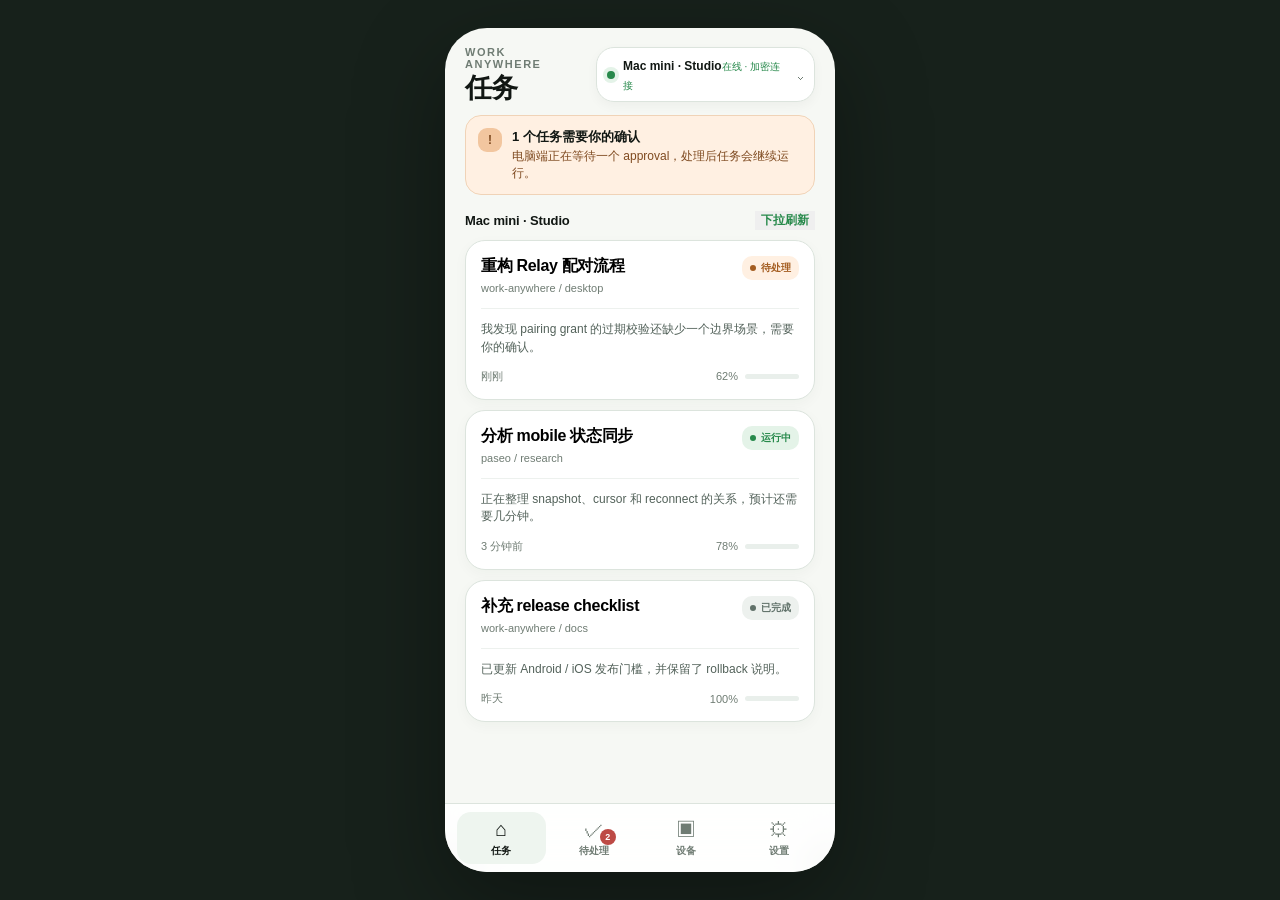
<file: designs/work-anywhere-mobile/index.html>
<!doctype html>
<html lang="zh-CN">
  <head>
    <meta charset="UTF-8" />
    <meta name="viewport" content="width=device-width, initial-scale=1, viewport-fit=cover" />
    <meta name="apple-mobile-web-app-capable" content="yes" />
    <meta name="mobile-web-app-capable" content="yes" />
    <meta name="apple-mobile-web-app-status-bar-style" content="black-translucent" />
    <meta name="apple-mobile-web-app-title" content="Work Anywhere" />
    <link rel="apple-touch-icon" href="icon.png" />
    <link rel="icon" href="icon.png" />
    <title>Work Anywhere · Mobile concept</title>
    <style>
      :root {
        --ink: #111713;
        --muted: #6f7c73;
        --line: #dce4dd;
        --paper: #f6f8f4;
        --card: #ffffff;
        --green: #27894b;
        --green-soft: #e4f3e8;
        --orange: #c56e2b;
        --orange-soft: #fff0e2;
        --red: #bd4a45;
        --navy: #23332c;
        --shadow: 0 16px 40px rgba(25, 47, 34, 0.12);
        font-family: -apple-system, BlinkMacSystemFont, "SF Pro Text", "PingFang SC", "Noto Sans SC", sans-serif;
      }
      * { box-sizing: border-box; }
      html, body { margin: 0; height: 100%; overscroll-behavior: none; background: #17211b; }
      body { display: grid; place-items: center; color: var(--ink); }
      button, input { font: inherit; }
      button { border: 0; cursor: pointer; }
      #app { width: 100vw; height: 100vh; padding-top: env(safe-area-inset-top); padding-bottom: env(safe-area-inset-bottom); background: var(--paper); overflow: hidden; }
      @media (min-width: 700px) {
        #app { width: 390px; height: 844px; border-radius: 42px; box-shadow: 0 30px 90px rgba(0,0,0,.35); }
      }
      .shell { height: 100%; display: flex; flex-direction: column; }
      .topbar { padding: 18px 20px 12px; display: flex; align-items: center; justify-content: space-between; gap: 12px; }
      .eyebrow { font-size: 11px; letter-spacing: .14em; text-transform: uppercase; color: var(--muted); font-weight: 700; }
      .title { margin: 4px 0 0; font-size: 27px; line-height: 1.08; letter-spacing: -.04em; font-weight: 760; }
      .device-button { display: flex; align-items: center; gap: 8px; background: var(--card); border: 1px solid var(--line); border-radius: 18px; padding: 8px 10px; color: var(--ink); box-shadow: 0 4px 12px rgba(17,23,19,.04); }
      .device-dot { width: 8px; height: 8px; border-radius: 50%; background: var(--green); box-shadow: 0 0 0 4px var(--green-soft); }
      .device-copy { text-align: left; line-height: 1.15; }
      .device-name { font-size: 12px; font-weight: 740; }
      .device-state { margin-top: 2px; font-size: 10px; color: var(--green); }
      .chevron { color: var(--muted); font-size: 16px; margin-left: 2px; }
      .content { flex: 1; overflow: auto; padding: 0 20px 22px; scrollbar-width: none; }
      .content::-webkit-scrollbar { display: none; }
      .section-row { margin: 16px 0 10px; display: flex; align-items: center; justify-content: space-between; }
      .section-label { font-size: 13px; font-weight: 750; letter-spacing: -.01em; }
      .section-action { font-size: 12px; color: var(--green); font-weight: 680; }
      .banner { display: flex; gap: 10px; align-items: flex-start; padding: 12px; background: var(--orange-soft); border: 1px solid #f0d3b7; border-radius: 16px; color: #7f4a20; font-size: 12px; line-height: 1.4; }
      .banner strong { display: block; color: var(--ink); font-size: 13px; margin-bottom: 2px; }
      .banner-icon { width: 24px; height: 24px; border-radius: 9px; background: #f2c69f; color: #7f4a20; display: grid; place-items: center; font-weight: 800; flex: 0 0 auto; }
      .task-card { width: 100%; text-align: left; background: var(--card); border: 1px solid var(--line); border-radius: 20px; padding: 15px; margin-bottom: 10px; box-shadow: 0 4px 14px rgba(25,47,34,.035); transition: transform .18s ease, box-shadow .18s ease; }
      .task-card:active { transform: scale(.985); box-shadow: var(--shadow); }
      .task-head { display: flex; justify-content: space-between; gap: 12px; align-items: flex-start; }
      .task-title { font-size: 16px; font-weight: 760; line-height: 1.2; letter-spacing: -.02em; }
      .task-meta { color: var(--muted); font-size: 11px; margin-top: 7px; }
      .status { white-space: nowrap; display: inline-flex; align-items: center; gap: 5px; padding: 5px 8px; border-radius: 10px; font-size: 10px; font-weight: 750; }
      .status.running { color: var(--green); background: var(--green-soft); }
      .status.waiting { color: #a45d20; background: var(--orange-soft); }
      .status.done { color: #61726a; background: #edf1ee; }
      .status-fleck { width: 6px; height: 6px; border-radius: 50%; background: currentColor; }
      .task-preview { margin-top: 14px; padding-top: 12px; border-top: 1px solid #edf1ee; font-size: 12px; color: #53625a; line-height: 1.45; display: -webkit-box; -webkit-line-clamp: 2; -webkit-box-orient: vertical; overflow: hidden; }
      .task-footer { display: flex; align-items: center; justify-content: space-between; margin-top: 13px; color: var(--muted); font-size: 11px; }
      .progress { display: flex; align-items: center; gap: 7px; }
      .progress-bar { width: 54px; height: 5px; border-radius: 99px; background: #e9efeb; overflow: hidden; }
      .progress-fill { height: 100%; background: var(--green); border-radius: inherit; }
      .nav { border-top: 1px solid var(--line); background: rgba(255,255,255,.9); backdrop-filter: blur(18px); padding: 8px 12px calc(8px + env(safe-area-inset-bottom)); display: grid; grid-template-columns: repeat(4,1fr); gap: 4px; }
      .nav-item { min-height: 52px; color: var(--muted); background: transparent; display: flex; flex-direction: column; align-items: center; justify-content: center; gap: 4px; border-radius: 14px; font-size: 10px; font-weight: 680; }
      .nav-item.active { color: var(--ink); background: #eef5ef; }
      .nav-symbol { font-size: 20px; line-height: 1; font-weight: 500; }
      .badge { min-width: 16px; height: 16px; padding: 0 4px; border-radius: 9px; color: white; background: var(--red); font-size: 9px; display: grid; place-items: center; position: absolute; margin: -10px 0 0 16px; }
      .nav-icon-wrap { position: relative; height: 21px; }
      .view { animation: in .22s ease both; }
      @keyframes in { from { opacity: 0; transform: translateY(5px); } to { opacity: 1; transform: translateY(0); } }
      .detail-top { display: flex; align-items: center; gap: 10px; padding: 18px 20px 8px; }
      .back { width: 34px; height: 34px; border-radius: 12px; background: var(--card); border: 1px solid var(--line); color: var(--ink); font-size: 20px; line-height: 1; }
      .detail-top .title { font-size: 20px; margin: 0; flex: 1; }
      .live-pill { color: var(--green); font-size: 11px; font-weight: 760; display: flex; align-items: center; gap: 6px; }
      .live-pill i { width: 7px; height: 7px; background: var(--green); border-radius: 50%; display: block; }
      .timeline { padding: 16px 20px 120px; overflow: auto; flex: 1; }
      .date-rule { display: flex; align-items: center; gap: 9px; color: var(--muted); font-size: 10px; font-weight: 700; letter-spacing: .08em; text-transform: uppercase; margin: 4px 0 17px; }
      .date-rule:before, .date-rule:after { content: ''; height: 1px; background: var(--line); flex: 1; }
      .bubble { max-width: 88%; padding: 12px 14px; border-radius: 17px; margin-bottom: 12px; font-size: 13px; line-height: 1.55; }
      .bubble.user { margin-left: auto; background: var(--navy); color: white; border-bottom-right-radius: 5px; }
      .bubble.agent { background: var(--card); border: 1px solid var(--line); border-bottom-left-radius: 5px; }
      .bubble-label { font-size: 10px; color: var(--muted); margin-bottom: 5px; font-weight: 740; }
      .bubble.user .bubble-label { color: #b9d6c3; }
      .code-line { font-family: ui-monospace, SFMono-Regular, Menlo, monospace; font-size: 11px; color: #456150; background: #f0f5f1; padding: 8px 9px; border-radius: 9px; margin-top: 9px; }
      .approval { padding: 14px; background: var(--orange-soft); border: 1px solid #efcfaf; border-radius: 18px; margin: 4px 0 14px; }
      .approval-top { display: flex; align-items: center; gap: 8px; color: #9b5d26; font-size: 11px; font-weight: 760; }
      .approval-title { font-size: 15px; font-weight: 760; margin-top: 10px; }
      .approval-copy { color: #6e5a48; font-size: 12px; line-height: 1.45; margin-top: 5px; }
      .approval-actions { display: grid; grid-template-columns: 1fr 1fr; gap: 8px; margin-top: 13px; }
      .btn { min-height: 42px; border-radius: 12px; font-size: 12px; font-weight: 760; }
      .btn.secondary { background: white; color: var(--red); border: 1px solid #ebc4bd; }
      .btn.primary { background: var(--green); color: white; }
      .composer { position: absolute; left: 0; right: 0; bottom: 0; padding: 10px 16px calc(12px + env(safe-area-inset-bottom)); background: linear-gradient(transparent, var(--paper) 18%); }
      .composer-inner { background: var(--card); border: 1px solid var(--line); border-radius: 18px; padding: 7px 8px 7px 13px; display: flex; align-items: center; gap: 8px; box-shadow: 0 8px 24px rgba(25,47,34,.09); }
      .composer input { min-width: 0; flex: 1; border: 0; outline: 0; color: var(--ink); background: transparent; font-size: 13px; }
      .composer input::placeholder { color: #9aa79f; }
      .send { width: 34px; height: 34px; border-radius: 12px; background: var(--green); color: white; font-size: 18px; }
      .icon-btn { width: 30px; height: 30px; border-radius: 10px; color: var(--muted); background: transparent; font-size: 18px; }
      .list-row { display: flex; align-items: center; gap: 12px; padding: 14px 0; border-bottom: 1px solid var(--line); }
      .list-row:last-child { border-bottom: 0; }
      .row-icon { width: 40px; height: 40px; border-radius: 14px; background: var(--green-soft); color: var(--green); display: grid; place-items: center; font-size: 19px; font-weight: 760; flex: 0 0 auto; }
      .row-copy { flex: 1; min-width: 0; }
      .row-title { font-size: 14px; font-weight: 740; }
      .row-sub { font-size: 11px; color: var(--muted); margin-top: 4px; }
      .row-arrow { color: #a1ada5; font-size: 19px; }
      .scope-chip { display: inline-flex; margin-top: 7px; padding: 4px 7px; border-radius: 7px; background: #eef5ef; color: var(--green); font-size: 10px; font-weight: 720; }
      .device-card { background: var(--card); border: 1px solid var(--line); border-radius: 20px; padding: 16px; }
      .device-card-head { display:flex; align-items:center; gap: 12px; }
      .device-mark { width: 46px; height: 46px; background: var(--navy); color: #d7f2df; display: grid; place-items: center; border-radius: 15px; font-weight: 820; letter-spacing: -.08em; }
      .device-card-name { font-size: 16px; font-weight: 780; }
      .device-card-sub { color: var(--muted); font-size: 11px; margin-top: 4px; }
      .device-card .scope-chip { margin-left: auto; margin-top: 0; }
      .metric-grid { display: grid; grid-template-columns: repeat(3, 1fr); gap: 7px; margin-top: 16px; }
      .metric { background: #f1f5f2; border-radius: 12px; padding: 9px; }
      .metric-value { font-size: 16px; font-weight: 780; }
      .metric-label { font-size: 10px; color: var(--muted); margin-top: 3px; }
      .setting-group { margin-top: 18px; }
      .setting-title { font-size: 11px; letter-spacing: .1em; text-transform: uppercase; color: var(--muted); font-weight: 760; margin-bottom: 8px; }
      .toggle { width: 42px; height: 25px; border-radius: 99px; background: #c9d2cc; padding: 3px; transition: background .2s; }
      .toggle.on { background: var(--green); }
      .toggle:after { content: ''; display:block; width:19px; height:19px; border-radius:50%; background:white; box-shadow: 0 1px 4px rgba(0,0,0,.18); transition: transform .2s; }
      .toggle.on:after { transform: translateX(17px); }
      .toast { position: fixed; left: 50%; bottom: 100px; transform: translate(-50%, 12px); opacity: 0; pointer-events: none; background: var(--navy); color: white; border-radius: 12px; padding: 10px 13px; font-size: 12px; box-shadow: var(--shadow); transition: .2s; white-space: nowrap; }
      .toast.show { opacity: 1; transform: translate(-50%, 0); }
      .device-menu { position: absolute; z-index: 5; top: 68px; right: 20px; width: 205px; background: white; border: 1px solid var(--line); border-radius: 16px; box-shadow: var(--shadow); padding: 7px; }
      .device-menu button { width: 100%; background: transparent; text-align: left; padding: 10px; border-radius: 10px; font-size: 12px; display:flex; align-items:center; gap:8px; }
      .device-menu button:hover { background: #f0f5f1; }
      .hidden { display:none; }
    </style>
  </head>
  <body>
    <div id="app"></div>
    <script>
      const state = { tab: 'tasks', detail: false, deviceMenu: false, selectedDevice: 'Mac mini · Studio', toast: '', approved: false, sent: false, notifications: true };
      const devices = ['Mac mini · Studio', 'Windows PC · Home'];
      const tasks = [
        { title: '重构 Relay 配对流程', meta: 'work-anywhere / desktop', status: 'waiting', statusText: '待处理', preview: '我发现 pairing grant 的过期校验还缺少一个边界场景，需要你的确认。', time: '刚刚', progress: 62 },
        { title: '分析 mobile 状态同步', meta: 'paseo / research', status: 'running', statusText: '运行中', preview: '正在整理 snapshot、cursor 和 reconnect 的关系，预计还需要几分钟。', time: '3 分钟前', progress: 78 },
        { title: '补充 release checklist', meta: 'work-anywhere / docs', status: 'done', statusText: '已完成', preview: '已更新 Android / iOS 发布门槛，并保留了 rollback 说明。', time: '昨天', progress: 100 }
      ];
      const $ = (s) => document.querySelector(s);
      function iconFor(tab) { return { tasks: '⌂', actions: '✓', devices: '▣', settings: '⚙' }[tab]; }
      function nav() {
        return `<nav class="nav">${[['tasks','任务',''],['actions','待处理','2'],['devices','设备',''],['settings','设置','']].map(([id,label,badge]) => `<button class="nav-item ${state.tab===id?'active':''}" data-tab="${id}"><span class="nav-icon-wrap"><span class="nav-symbol">${iconFor(id)}</span>${badge?`<span class="badge">${badge}</span>`:''}</span><span>${label}</span></button>`).join('')}</nav>`;
      }
      function topbar() {
        return `<header class="topbar"><div><div class="eyebrow">WORK ANYWHERE</div><h1 class="title">${state.tab==='tasks'?'任务':state.tab==='actions'?'待处理':state.tab==='devices'?'设备':'设置'}</h1></div><button class="device-button" id="device-trigger"><span class="device-dot"></span><span class="device-copy"><span class="device-name">${state.selectedDevice}</span><span class="device-state">在线 · 加密连接</span></span><span class="chevron">⌄</span></button>${state.deviceMenu?`<div class="device-menu">${devices.map(d=>`<button data-device="${d}"><span class="device-dot"></span>${d}</button>`).join('')}</div>`:''}</header>`;
      }
      function tasksView() {
        return `<div class="view"><div class="banner"><span class="banner-icon">!</span><div><strong>1 个任务需要你的确认</strong>电脑端正在等待一个 approval，处理后任务会继续运行。</div></div><div class="section-row"><span class="section-label">${state.selectedDevice}</span><button class="section-action" data-toast="已刷新任务状态">下拉刷新</button></div>${tasks.map((t,i)=>`<button class="task-card" data-task="${i}"><div class="task-head"><div><div class="task-title">${t.title}</div><div class="task-meta">${t.meta}</div></div><span class="status ${t.status}"><i class="status-fleck"></i>${t.statusText}</span></div><div class="task-preview">${t.preview}</div><div class="task-footer"><span>${t.time}</span><span class="progress"><span>${t.progress}%</span><span class="progress-bar"><span class="progress-fill" style="width:${t.progress}%"></span></span></span></div></button>`).join('')}</div>`;
      }
      function actionsView() {
        return `<div class="view"><div class="section-row"><span class="section-label">需要你的操作</span><span class="section-action">2 项</span></div><div class="task-card"><div class="task-head"><div><div class="task-title">重构 Relay 配对流程</div><div class="task-meta">Mac mini · Studio · work-anywhere</div></div><span class="status waiting"><i class="status-fleck"></i>approval</span></div><div class="task-preview">允许 Agent 修改 pairing runtime 的 grant 校验，并运行测试？</div><div class="task-footer"><span>等待 2 分钟</span><button class="section-action" data-open-detail="true">查看详情 →</button></div></div><div class="list-row"><div class="row-icon">?</div><div class="row-copy"><div class="row-title">需要补充一个选择</div><div class="row-sub">分析 mobile 状态同步 · 1 分钟前</div></div><div class="row-arrow">›</div></div><div class="section-row"><span class="section-label">处理规则</span></div><div class="banner" style="background:#eef5ef;border-color:#d2e6d6;color:#4d6d59"><span class="banner-icon" style="background:#d1e9d6;color:#27894b">i</span><div><strong>只在当前设备确认</strong>审批结果会即时同步到电脑，不会在离线时排队发送。</div></div></div>`;
      }
      function devicesView() {
        return `<div class="view"><div class="device-card"><div class="device-card-head"><div class="device-mark">WAW</div><div><div class="device-card-name">${state.selectedDevice}</div><div class="device-card-sub">最后连接：刚刚 · Relay Singapore</div></div><span class="scope-chip">已授权</span></div><div class="metric-grid"><div class="metric"><div class="metric-value">在线</div><div class="metric-label">连接状态</div></div><div class="metric"><div class="metric-value">4</div><div class="metric-label">授权范围</div></div><div class="metric"><div class="metric-value">24 ms</div><div class="metric-label">往返延迟</div></div></div></div><div class="section-row"><span class="section-label">设备管理</span></div><div class="list-row"><div class="row-icon">+</div><div class="row-copy"><div class="row-title">连接另一台电脑</div><div class="row-sub">扫描二维码或粘贴配对链接</div></div><div class="row-arrow">›</div></div><div class="list-row"><div class="row-icon" style="background:#f1f5f2;color:#64756b">⌁</div><div class="row-copy"><div class="row-title">授权范围</div><div class="row-sub">读取任务 · 继续会话 · 处理待办</div></div><div class="row-arrow">›</div></div><div class="list-row"><div class="row-icon" style="background:#fff0e2;color:#a45d20">×</div><div class="row-copy"><div class="row-title">解除此设备</div><div class="row-sub">需要系统认证，解除后需重新配对</div></div><div class="row-arrow">›</div></div></div>`;
      }
      function settingsView() {
        return `<div class="view"><div class="setting-group"><div class="setting-title">隐私与安全</div><div class="list-row"><div class="row-icon" style="background:#eef5ef;color:#27894b">⌁</div><div class="row-copy"><div class="row-title">应用锁</div><div class="row-sub">离开应用 1 分钟后需要 Face ID / PIN</div></div><button class="toggle on"></button></div><div class="list-row"><div class="row-icon" style="background:#f1f5f2;color:#64756b">▧</div><div class="row-copy"><div class="row-title">切后台时遮罩</div><div class="row-sub">防止任务内容出现在系统预览</div></div><button class="toggle on"></button></div></div><div class="setting-group"><div class="setting-title">通知</div><div class="list-row"><div class="row-icon" style="background:#fff0e2;color:#a45d20">◔</div><div class="row-copy"><div class="row-title">任务提醒</div><div class="row-sub">仅显示通用提示，不包含会话正文</div></div><button class="toggle ${state.notifications?'on':''}" id="notify-toggle"></button></div></div><div class="setting-group"><div class="setting-title">关于</div><div class="list-row"><div class="row-icon" style="background:#f1f5f2;color:#64756b">?</div><div class="row-copy"><div class="row-title">连接诊断</div><div class="row-sub">WAW Mobile 0.1 · Relay wire v1</div></div><div class="row-arrow">›</div></div><div class="list-row"><div class="row-icon" style="background:#f1f5f2;color:#64756b">↗</div><div class="row-copy"><div class="row-title">隐私说明</div><div class="row-sub">查看数据如何在设备、Relay 和 Desktop 间流转</div></div><div class="row-arrow">›</div></div></div></div>`;
      }
      function detailView() {
        return `<div class="shell"><div class="detail-top"><button class="back" id="back">‹</button><h1 class="title">重构 Relay 配对流程</h1><span class="live-pill"><i></i>等待确认</span></div><div class="timeline"><div class="date-rule">今天 · 09:42</div><div class="bubble user"><div class="bubble-label">你</div>请检查 pairing grant 的过期校验，重点看移动端断线重连后的行为。</div><div class="bubble agent"><div class="bubble-label">Codex · 运行中</div>我已经找到连接状态机的入口。当前实现会在新的 epoch 建立后重新同步，但旧 callback 仍可能影响 UI。<div class="code-line">mobilecore/pairing_runtime.go:184</div></div>${state.approved?`<div class="bubble agent"><div class="bubble-label">Codex · 运行中</div>收到批准。我会补充 late callback 测试，并在完成后同步结果。</div>`:`<div class="approval"><div class="approval-top">◉ 需要你的确认 · approval</div><div class="approval-title">允许修改 pairing runtime？</div><div class="approval-copy">Agent 将修改 grant 校验，并运行本地单元测试。不会上传会话内容。</div><div class="approval-actions"><button class="btn secondary" id="deny">拒绝</button><button class="btn primary" id="approve">允许本次</button></div></div>`}</div><div class="composer"><div class="composer-inner"><button class="icon-btn">＋</button><input id="message" placeholder="继续告诉 Codex…" value="${state.sent?'已发送，等待电脑确认':''}" ${state.sent?'disabled':''}/><button class="send" id="send">↑</button></div></div></div>`;
      }
      function render() {
        if (state.detail) { $('#app').innerHTML = detailView(); bind(); return; }
        const content = state.tab==='tasks'?tasksView():state.tab==='actions'?actionsView():state.tab==='devices'?devicesView():settingsView();
        $('#app').innerHTML = `<div class="shell">${topbar()}<main class="content">${content}</main>${nav()}</div><div class="toast ${state.toast?'show':''}">${state.toast}</div>`;
        bind();
      }
      function showToast(message) { state.toast = message; render(); setTimeout(()=>{ state.toast=''; render(); }, 1800); }
      function bind() {
        document.querySelectorAll('[data-tab]').forEach(b=>b.onclick=()=>{state.tab=b.dataset.tab; state.deviceMenu=false; render();});
        $('#device-trigger')?.addEventListener('click',()=>{state.deviceMenu=!state.deviceMenu; render();});
        document.querySelectorAll('[data-device]').forEach(b=>b.onclick=()=>{state.selectedDevice=b.dataset.device; state.deviceMenu=false; showToast('已切换到 '+state.selectedDevice);});
        document.querySelectorAll('[data-toast]').forEach(b=>b.onclick=()=>showToast(b.dataset.toast));
        document.querySelectorAll('[data-task]').forEach(b=>b.onclick=()=>{ if (b.dataset.task==='0') state.detail=true; else showToast('已打开任务详情'); render(); });
        $('[data-open-detail]')?.addEventListener('click',()=>{state.detail=true; render();});
        $('#back')?.addEventListener('click',()=>{state.detail=false; render();});
        $('#approve')?.addEventListener('click',()=>{state.approved=true; showToast('已批准本次操作');});
        $('#deny')?.addEventListener('click',()=>showToast('已拒绝，任务保持暂停'));
        $('#send')?.addEventListener('click',()=>{const input=$('#message'); if(input?.value.trim()){state.sent=true; showToast('已提交，等待电脑确认');}});
        $('#notify-toggle')?.addEventListener('click',()=>{state.notifications=!state.notifications; render();});
        document.querySelectorAll('.toggle:not(#notify-toggle)').forEach(b=>b.onclick=()=>b.classList.toggle('on'));
      }
      render();
    </script>
  </body>
</html>
</file>
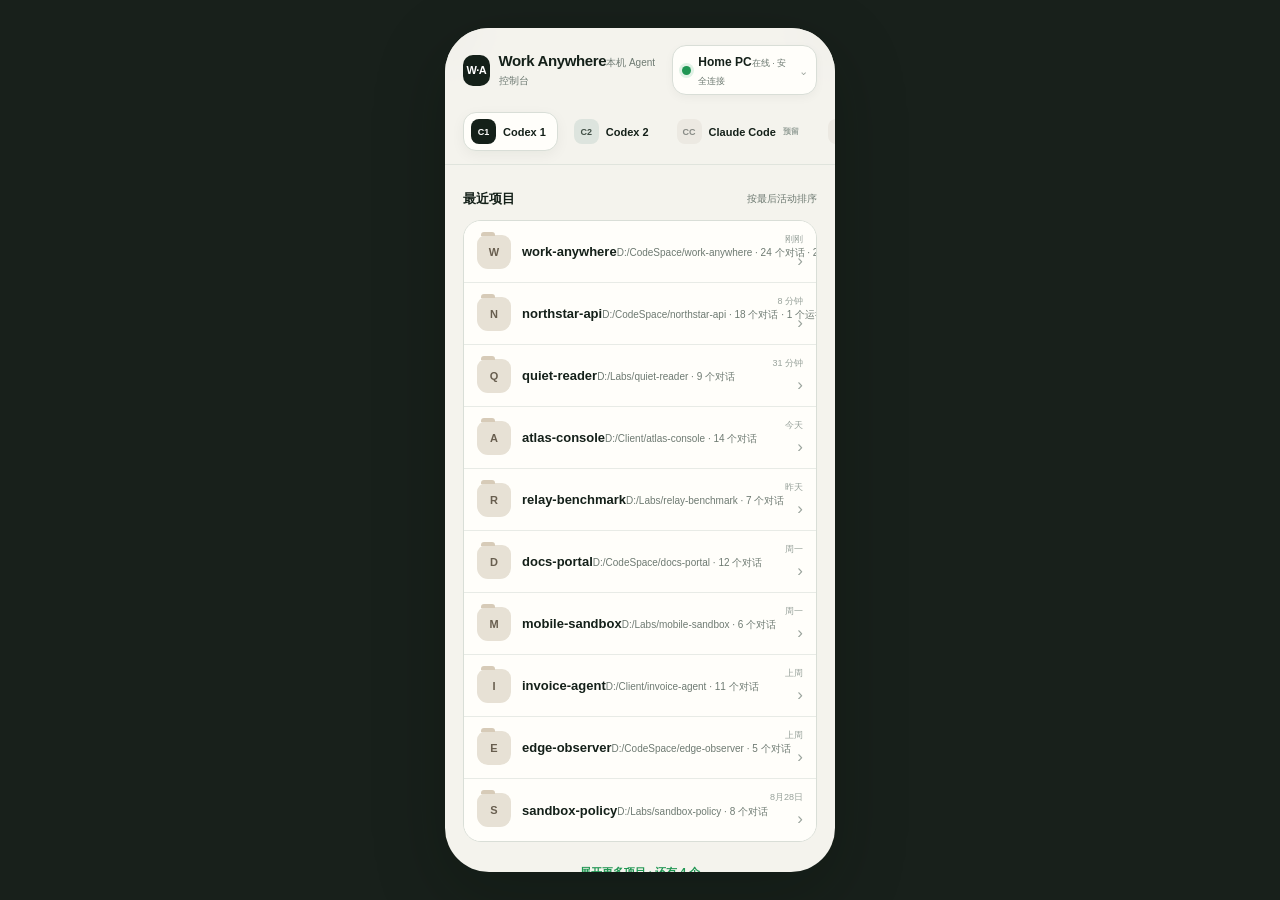
<file: designs/work-anywhere-mobile/index-v2.html>
<!doctype html>
<html lang="zh-CN">
  <head>
    <meta charset="UTF-8">
    <meta name="viewport" content="width=device-width, initial-scale=1, viewport-fit=cover">
    <meta name="apple-mobile-web-app-capable" content="yes">
    <meta name="mobile-web-app-capable" content="yes">
    <meta name="apple-mobile-web-app-status-bar-style" content="black-translucent">
    <meta name="apple-mobile-web-app-title" content="Work Anywhere">
    <link rel="apple-touch-icon" href="icon.png">
    <link rel="icon" href="icon.png">
    <title>Work Anywhere · Mobile prototype v2</title>
    <style>
      :root {
        --canvas: #18201b;
        --paper: #f4f3ed;
        --surface: #fffefa;
        --surface-2: #eceee8;
        --ink: #142019;
        --muted: #6e7a72;
        --faint: #98a29b;
        --line: #d9ded7;
        --green: #209653;
        --green-soft: #e1f2e6;
        --blue: #2864dc;
        --blue-soft: #e7efff;
        --amber: #b96721;
        --amber-soft: #faeadb;
        --red: #b7423e;
        --shadow: 0 22px 70px rgba(3, 15, 8, 0.26);
        --font: -apple-system, BlinkMacSystemFont, "SF Pro Text", "PingFang SC", "Noto Sans SC", sans-serif;
        font-family: var(--font);
      }

      * { box-sizing: border-box; }
      html, body { margin: 0; width: 100%; height: 100%; overscroll-behavior: none; }
      body { display: grid; place-items: center; background: var(--canvas); color: var(--ink); }
      button, input { font: inherit; }
      button { border: 0; cursor: pointer; color: inherit; }
      button:focus-visible, input:focus-visible { outline: 3px solid rgba(40, 100, 220, 0.32); outline-offset: 2px; }
      #app {
        width: 100vw;
        height: 100vh;
        padding-top: env(safe-area-inset-top);
        padding-bottom: env(safe-area-inset-bottom);
        background: var(--paper);
        overflow: hidden;
        position: relative;
      }

      @media (min-width: 700px) {
        #app {
          width: 390px;
          height: 844px;
          border-radius: 44px;
          box-shadow: var(--shadow);
        }
      }

      .app-shell { height: 100%; display: flex; flex-direction: column; overflow: hidden; }
      .screen { height: 100%; display: flex; flex-direction: column; animation: screen-in 220ms cubic-bezier(.2,.8,.2,1) both; }
      @keyframes screen-in { from { opacity: 0; transform: translateY(7px); } to { opacity: 1; transform: translateY(0); } }

      .topbar {
        flex: 0 0 auto;
        min-height: 70px;
        padding: 17px 18px 11px;
        display: flex;
        align-items: center;
        justify-content: space-between;
        gap: 12px;
        background: rgba(244, 243, 237, 0.94);
        backdrop-filter: blur(18px);
        position: relative;
        z-index: 4;
      }
      .brand { display: flex; align-items: center; gap: 9px; min-width: 0; }
      .brand-mark { width: 31px; height: 31px; border-radius: 10px; background: var(--ink); color: white; display: grid; place-items: center; font-size: 11px; font-weight: 850; letter-spacing: -.06em; }
      .brand-copy { min-width: 0; }
      .brand-name { font-size: 15px; font-weight: 790; letter-spacing: -.025em; white-space: nowrap; }
      .brand-sub { margin-top: 2px; color: var(--muted); font-size: 10px; }

      .daemon-trigger {
        min-height: 40px;
        max-width: 178px;
        padding: 6px 9px;
        display: flex;
        align-items: center;
        gap: 7px;
        background: var(--surface);
        border: 1px solid var(--line);
        border-radius: 14px;
        box-shadow: 0 3px 10px rgba(20, 32, 25, .04);
      }
      .daemon-trigger-copy { min-width: 0; text-align: left; }
      .daemon-trigger-name { font-size: 12px; line-height: 1.15; font-weight: 780; white-space: nowrap; overflow: hidden; text-overflow: ellipsis; }
      .daemon-trigger-state { margin-top: 2px; font-size: 9px; color: var(--muted); }
      .chevron { color: var(--muted); font-size: 13px; }

      .status-mark { width: 9px; height: 9px; border-radius: 50%; flex: 0 0 auto; }
      .status-mark.online { background: var(--green); box-shadow: 0 0 0 3px var(--green-soft); }
      .status-mark.offline { background: #a7aea9; box-shadow: 0 0 0 3px #eceeeb; }
      .spinner { width: 15px; height: 15px; border: 2px solid #d5dad6; border-top-color: var(--muted); border-radius: 50%; animation: spin 800ms linear infinite; flex: 0 0 auto; }
      .spinner.run { width: 17px; height: 17px; border-color: #cfdcff; border-top-color: var(--blue); }
      @keyframes spin { to { transform: rotate(360deg); } }

      .agent-rail {
        flex: 0 0 auto;
        padding: 6px 18px 13px;
        display: flex;
        gap: 8px;
        overflow-x: auto;
        scrollbar-width: none;
        border-bottom: 1px solid rgba(217, 222, 215, .7);
      }
      .agent-rail::-webkit-scrollbar { display: none; }
      .agent-chip {
        min-height: 38px;
        padding: 6px 11px 6px 7px;
        display: flex;
        align-items: center;
        gap: 7px;
        background: transparent;
        border: 1px solid transparent;
        border-radius: 13px;
        white-space: nowrap;
        transition: 150ms ease;
      }
      .agent-chip.active { background: var(--surface); border-color: var(--line); box-shadow: 0 4px 14px rgba(20, 32, 25, .05); }
      .agent-chip:active { transform: scale(.97); }
      .agent-monogram { width: 25px; height: 25px; border-radius: 8px; display: grid; place-items: center; font-size: 9px; font-weight: 850; background: #dde4de; color: #425047; }
      .agent-chip.active .agent-monogram { background: var(--ink); color: white; }
      .agent-chip.disabled .agent-monogram { background: #ece9e2; color: #888b86; }
      .agent-label { font-size: 11px; font-weight: 720; }
      .agent-beta { color: var(--faint); font-size: 8px; font-weight: 700; letter-spacing: .06em; }

      .scroll { flex: 1; overflow-y: auto; padding: 0 18px 28px; scrollbar-width: none; overscroll-behavior-y: contain; }
      .scroll::-webkit-scrollbar { display: none; }
      .section { margin-top: 20px; }
      .section-head { min-height: 28px; display: flex; align-items: center; justify-content: space-between; gap: 12px; margin-bottom: 7px; }
      .section-title { font-size: 13px; font-weight: 820; letter-spacing: -.01em; }
      .section-note { font-size: 10px; color: var(--muted); }
      .pending-button { padding: 6px 9px; border-radius: 10px; background: var(--amber-soft); color: var(--amber); font-size: 10px; font-weight: 760; }

      .group { background: var(--surface); border: 1px solid var(--line); border-radius: 18px; overflow: hidden; }
      .row {
        width: 100%;
        min-height: 62px;
        padding: 11px 13px;
        display: flex;
        align-items: center;
        gap: 11px;
        text-align: left;
        background: var(--surface);
        border-bottom: 1px solid #e8ebe6;
        transition: background 140ms ease;
      }
      .row:last-child { border-bottom: 0; }
      .row:active { background: #f3f5f0; }
      .row-symbol { width: 34px; height: 34px; border-radius: 11px; display: grid; place-items: center; flex: 0 0 auto; background: var(--surface-2); color: #566159; font-size: 11px; font-weight: 850; }
      .row-symbol.project { position: relative; border-radius: 9px 9px 11px 11px; background: #e7e1d5; color: #685e4f; }
      .row-symbol.project::before { content: ""; position: absolute; width: 14px; height: 4px; border-radius: 3px 3px 0 0; top: -3px; left: 4px; background: #d7cbb8; }
      .row-main { min-width: 0; flex: 1; }
      .row-title { font-size: 13px; font-weight: 750; line-height: 1.25; overflow: hidden; text-overflow: ellipsis; white-space: nowrap; }
      .row-meta { margin-top: 4px; color: var(--muted); font-size: 10px; line-height: 1.3; overflow: hidden; text-overflow: ellipsis; white-space: nowrap; }
      .row-side { flex: 0 0 auto; min-width: 50px; text-align: right; display: flex; flex-direction: column; align-items: flex-end; gap: 5px; }
      .row-time { color: var(--faint); font-size: 9px; }
      .running-label { color: var(--blue); font-size: 9px; font-weight: 760; }
      .action-label { padding: 3px 6px; border-radius: 7px; color: var(--amber); background: var(--amber-soft); font-size: 8px; font-weight: 780; }
      .row-arrow { color: #9ba49d; font-size: 17px; }

      .expand-button { width: 100%; min-height: 44px; margin-top: 8px; border-radius: 13px; background: transparent; color: var(--green); font-size: 11px; font-weight: 780; }
      .expand-button:active { background: var(--green-soft); }
      .search-launcher { width: 100%; min-height: 50px; margin-top: 10px; padding: 0 14px; display: flex; align-items: center; gap: 10px; text-align: left; border-radius: 16px; background: var(--ink); color: white; }
      .search-glyph { width: 23px; height: 23px; border: 2px solid rgba(255,255,255,.7); border-radius: 50%; position: relative; flex: 0 0 auto; }
      .search-glyph::after { content: ""; width: 7px; height: 2px; background: rgba(255,255,255,.7); position: absolute; right: -5px; bottom: 1px; transform: rotate(45deg); border-radius: 2px; }
      .search-copy { flex: 1; }
      .search-title { font-size: 12px; font-weight: 740; }
      .search-sub { color: #bfc8c2; font-size: 9px; margin-top: 2px; }

      .offline-panel, .unsupported-panel { margin-top: 20px; padding: 22px 18px; border-radius: 20px; background: var(--surface); border: 1px solid var(--line); }
      .panel-kicker { font-size: 10px; color: var(--muted); font-weight: 800; letter-spacing: .12em; text-transform: uppercase; }
      .panel-title { margin-top: 10px; font-size: 21px; font-weight: 820; letter-spacing: -.035em; }
      .panel-copy { margin-top: 8px; color: var(--muted); font-size: 12px; line-height: 1.65; }
      .primary-button, .secondary-button { min-height: 46px; border-radius: 14px; font-size: 12px; font-weight: 780; }
      .primary-button { background: var(--ink); color: white; }
      .secondary-button { background: var(--surface-2); color: var(--ink); }
      .panel-actions { margin-top: 17px; display: grid; grid-template-columns: 1fr 1fr; gap: 8px; }

      .detail-bar { flex: 0 0 auto; min-height: 66px; padding: 15px 17px 10px; display: flex; align-items: center; gap: 10px; border-bottom: 1px solid var(--line); }
      .back-button { width: 38px; height: 38px; border-radius: 13px; background: var(--surface); border: 1px solid var(--line); font-size: 21px; display: grid; place-items: center; }
      .detail-heading { min-width: 0; flex: 1; }
      .detail-title { font-size: 15px; font-weight: 800; white-space: nowrap; overflow: hidden; text-overflow: ellipsis; }
      .detail-sub { margin-top: 3px; color: var(--muted); font-size: 9px; white-space: nowrap; overflow: hidden; text-overflow: ellipsis; }
      .running-pill { display: flex; align-items: center; gap: 6px; color: var(--blue); font-size: 10px; font-weight: 770; }

      .project-summary { margin: 15px 0 4px; display: grid; grid-template-columns: 1fr auto; gap: 12px; align-items: end; }
      .project-name { font-size: 23px; font-weight: 830; letter-spacing: -.04em; }
      .project-path { margin-top: 5px; font-size: 10px; color: var(--muted); }
      .project-count { font-size: 10px; color: var(--muted); }

      .timeline { flex: 1; overflow-y: auto; padding: 17px 17px 118px; scrollbar-width: none; }
      .timeline::-webkit-scrollbar { display: none; }
      .time-rule { margin: 5px 0 16px; text-align: center; color: var(--faint); font-size: 9px; }
      .bubble { max-width: 89%; margin-bottom: 12px; padding: 11px 13px; border-radius: 17px; font-size: 12px; line-height: 1.62; }
      .bubble.user { margin-left: auto; color: white; background: var(--ink); border-bottom-right-radius: 5px; }
      .bubble.agent { background: var(--surface); border: 1px solid var(--line); border-bottom-left-radius: 5px; }
      .bubble-label { margin-bottom: 5px; color: var(--muted); font-size: 9px; font-weight: 800; }
      .bubble.user .bubble-label { color: #b9c8bf; }
      .tool-block { margin-top: 9px; padding: 9px 10px; border-radius: 10px; background: #eef1ec; color: #48554c; font-family: ui-monospace, SFMono-Regular, Menlo, monospace; font-size: 10px; }
      .approval-card { margin: 2px 0 14px; padding: 13px; border-radius: 17px; background: var(--amber-soft); border: 1px solid #eccfb4; }
      .approval-kicker { color: var(--amber); font-size: 9px; font-weight: 820; letter-spacing: .04em; }
      .approval-title { margin-top: 8px; font-size: 14px; font-weight: 800; }
      .approval-copy { margin-top: 5px; color: #725a45; font-size: 11px; line-height: 1.55; }
      .approval-actions { margin-top: 12px; display: grid; grid-template-columns: 1fr 1.25fr; gap: 8px; }
      .approval-actions button { min-height: 41px; border-radius: 12px; font-size: 11px; font-weight: 800; }
      .deny { color: var(--red); background: rgba(255,255,255,.7); border: 1px solid #e9c7c1; }
      .approve { color: white; background: var(--ink); }

      .composer { position: absolute; left: 0; right: 0; bottom: 0; padding: 10px 14px calc(11px + env(safe-area-inset-bottom)); background: linear-gradient(transparent, var(--paper) 22%); }
      .composer-inner { min-height: 51px; padding: 7px 8px 7px 9px; display: flex; align-items: center; gap: 7px; background: var(--surface); border: 1px solid var(--line); border-radius: 17px; box-shadow: 0 8px 28px rgba(20,32,25,.11); }
      .composer input { flex: 1; min-width: 0; border: 0; outline: 0; background: transparent; color: var(--ink); font-size: 12px; }
      .attach-button, .send-button { width: 36px; height: 36px; border-radius: 12px; display: grid; place-items: center; font-size: 18px; }
      .attach-button { background: transparent; color: var(--muted); }
      .send-button { background: var(--green); color: white; }

      .sheet-backdrop { position: absolute; inset: 0; z-index: 20; background: rgba(10,17,13,.34); animation: fade 160ms ease both; }
      @keyframes fade { from { opacity: 0; } to { opacity: 1; } }
      .sheet { position: absolute; left: 8px; right: 8px; bottom: 8px; z-index: 21; max-height: 78%; overflow-y: auto; padding: 10px 10px calc(13px + env(safe-area-inset-bottom)); background: var(--surface); border-radius: 24px 24px 34px 34px; box-shadow: var(--shadow); animation: sheet-in 220ms cubic-bezier(.2,.8,.2,1) both; }
      @keyframes sheet-in { from { transform: translateY(28px); opacity: 0; } to { transform: translateY(0); opacity: 1; } }
      .sheet-handle { width: 34px; height: 4px; border-radius: 4px; background: #d7dcd7; margin: 2px auto 12px; }
      .sheet-title { padding: 0 7px 8px; font-size: 16px; font-weight: 820; }
      .daemon-option { width: 100%; min-height: 57px; padding: 9px 10px; display: flex; align-items: center; gap: 11px; text-align: left; border-radius: 14px; background: transparent; }
      .daemon-option.selected { background: #eef2ec; }
      .daemon-option-copy { min-width: 0; flex: 1; }
      .daemon-option-name { font-size: 13px; font-weight: 760; }
      .daemon-option-state { margin-top: 3px; font-size: 9px; color: var(--muted); }
      .check { color: var(--green); font-size: 15px; font-weight: 900; }
      .sheet-actions { margin-top: 8px; padding-top: 8px; display: grid; grid-template-columns: 1fr 1fr; gap: 7px; border-top: 1px solid var(--line); }
      .sheet-actions button { min-height: 44px; border-radius: 13px; background: #eef1ec; font-size: 11px; font-weight: 760; }

      .search-screen { position: absolute; inset: 0; z-index: 30; background: var(--paper); display: flex; flex-direction: column; animation: screen-in 180ms ease both; }
      .search-top { padding: 17px 16px 11px; display: flex; align-items: center; gap: 9px; border-bottom: 1px solid var(--line); }
      .search-field { flex: 1; min-height: 43px; padding: 0 13px; border: 1px solid var(--line); border-radius: 14px; background: var(--surface); color: var(--ink); font-size: 12px; }
      .cancel-search { min-height: 43px; padding: 0 7px; background: transparent; color: var(--green); font-size: 11px; font-weight: 780; }
      .search-results { flex: 1; overflow-y: auto; padding: 0 17px 28px; }
      .empty-search { padding: 54px 20px; text-align: center; color: var(--muted); font-size: 12px; line-height: 1.7; }

      .pair-screen { padding: 22px 20px 24px; justify-content: space-between; background: var(--paper); }
      .pair-brand { display: flex; align-items: center; gap: 9px; }
      .pair-stage { margin-top: 30px; }
      .pair-visual { height: 176px; position: relative; display: grid; place-items: center; }
      .pair-ring { width: 152px; height: 152px; border: 1px solid #ced6cf; border-radius: 50%; display: grid; place-items: center; position: relative; }
      .pair-ring::before, .pair-ring::after { content: ""; position: absolute; border: 1px solid #dde3dc; border-radius: 50%; }
      .pair-ring::before { width: 112px; height: 112px; }
      .pair-ring::after { width: 72px; height: 72px; }
      .pair-core { width: 42px; height: 42px; border-radius: 14px; background: var(--ink); color: white; display: grid; place-items: center; font-size: 11px; font-weight: 850; z-index: 1; }
      .pair-node { width: 12px; height: 12px; border-radius: 50%; background: var(--green); box-shadow: 0 0 0 5px var(--green-soft); position: absolute; right: 18px; top: 44px; }
      .pair-title { margin: 18px 0 0; font-size: 31px; line-height: 1.08; letter-spacing: -.055em; font-weight: 850; }
      .pair-copy { margin-top: 12px; max-width: 320px; color: var(--muted); font-size: 13px; line-height: 1.7; }
      .pair-actions { display: grid; gap: 9px; }
      .pair-actions button { min-height: 52px; border-radius: 16px; font-size: 12px; font-weight: 800; }
      .pair-hint { margin-top: 11px; text-align: center; color: var(--muted); font-size: 9px; line-height: 1.5; }
      .candidate { margin-top: 22px; padding: 15px; border-radius: 18px; background: var(--surface); border: 1px solid var(--line); }
      .candidate-row { padding: 10px 0; display: flex; justify-content: space-between; gap: 12px; border-bottom: 1px solid #e9ece7; font-size: 11px; }
      .candidate-row:last-child { border-bottom: 0; }
      .candidate-row span:first-child { color: var(--muted); }
      .candidate-row span:last-child { font-weight: 740; text-align: right; }

      .toast { position: absolute; z-index: 60; left: 50%; bottom: 24px; transform: translate(-50%, 12px); padding: 10px 13px; border-radius: 12px; background: var(--ink); color: white; font-size: 10px; white-space: nowrap; opacity: 0; pointer-events: none; transition: 180ms ease; }
      .toast.visible { opacity: 1; transform: translate(-50%, 0); }
      .hidden { display: none; }

      @media (prefers-reduced-motion: reduce) {
        *, *::before, *::after { animation-duration: 1ms !important; transition-duration: 1ms !important; }
      }
    </style>
  </head>
  <body>
    <div id="app"></div>
    <script>
      const daemons = [
        { id: "home", name: "Home PC", state: "online", detail: "在线 · 安全连接" },
        { id: "studio", name: "Studio", state: "connecting", detail: "正在连接" },
        { id: "laptop", name: "Travel laptop", state: "offline", detail: "离线 · 18 分钟前" }
      ];

      const agents = [
        { id: "codex-1", name: "Codex 1", mark: "C1", supported: true },
        { id: "codex-2", name: "Codex 2", mark: "C2", supported: true },
        { id: "claude", name: "Claude Code", mark: "CC", supported: false },
        { id: "hermes", name: "Hermes", mark: "H", supported: false, navigation: "bots" },
        { id: "opencode", name: "OpenCode", mark: "O", supported: false },
        { id: "pi", name: "Pi", mark: "P", supported: false }
      ];

      const projects = [
        ["work-anywhere", "D:/CodeSpace/work-anywhere", "24 个对话 · 2 个运行中", "刚刚"],
        ["northstar-api", "D:/CodeSpace/northstar-api", "18 个对话 · 1 个运行中", "8 分钟"],
        ["quiet-reader", "D:/Labs/quiet-reader", "9 个对话", "31 分钟"],
        ["atlas-console", "D:/Client/atlas-console", "14 个对话", "今天"],
        ["relay-benchmark", "D:/Labs/relay-benchmark", "7 个对话", "昨天"],
        ["docs-portal", "D:/CodeSpace/docs-portal", "12 个对话", "周一"],
        ["mobile-sandbox", "D:/Labs/mobile-sandbox", "6 个对话", "周一"],
        ["invoice-agent", "D:/Client/invoice-agent", "11 个对话", "上周"],
        ["edge-observer", "D:/CodeSpace/edge-observer", "5 个对话", "上周"],
        ["sandbox-policy", "D:/Labs/sandbox-policy", "8 个对话", "8月28日"],
        ["command-center", "D:/Client/command-center", "16 个对话", "8月26日"],
        ["prompt-fixtures", "D:/Labs/prompt-fixtures", "4 个对话", "8月24日"],
        ["release-tools", "D:/CodeSpace/release-tools", "10 个对话", "8月20日"],
        ["timeline-kit", "D:/Labs/timeline-kit", "3 个对话", "8月18日"]
      ].map((p, index) => ({ id: `p${index + 1}`, name: p[0], path: p[1], meta: p[2], time: p[3] }));

      const conversationTitles = [
        "重做 Mobile 单工作台原型", "梳理 Agent 与 Project DTO", "修复 Relay 重连后的旧回调", "审查配对二维码安全边界", "补齐 Android Keystore 测试",
        "优化 conversation cursor 恢复", "对比 gomobile AAR 包体", "设计项目分页查询", "检查 action first-valid-wins", "重构 Desktop Provider adapter",
        "分析 Noise transport vectors", "补充 iOS 前后台恢复", "整理 APNs token rotation", "修复 Markdown renderer 链接策略", "验证 48 MiB 图片上传",
        "准备 Codex project 聚合", "添加 daemon 状态探测", "统一错误码本地化", "检查 protobuf breaking baseline", "压测 10k WSS 连接",
        "完善隐私遮罩交互", "设计 Hermes Bot capability", "清理旧 simulator 文案", "更新 release checklist", "核对 Windows installer",
        "审查 scope allowlist", "补充 project 搜索 fixture", "处理 action 推送冷启动", "复核 sequence gap 行为", "生成 threat model 清单",
        "整理本周架构决策", "验证 Desktop 多实例", "改进 timeline tool block", "修复项目排序并列", "准备真机 E2E 脚本"
      ];

      const conversations = conversationTitles.map((title, index) => ({
        id: `c${index + 1}`,
        title,
        projectId: projects[index % projects.length].id,
        project: projects[index % projects.length].name,
        time: index === 0 ? "刚刚" : index < 4 ? `${index * 3} 分钟` : index < 12 ? "今天" : index < 22 ? "昨天" : "上周",
        running: [0, 2, 6, 16].includes(index),
        action: [3, 8].includes(index)
      }));

      const state = {
        screen: "home",
        paired: true,
        pairingStep: "start",
        selectedDaemon: "home",
        selectedAgentByDaemon: { home: "codex-1", studio: "codex-2", laptop: "codex-1" },
        daemonSheet: false,
        expandedProjects: false,
        project: null,
        projectExpanded: false,
        conversation: null,
        conversationBack: "home",
        searchOpen: false,
        searchQuery: "",
        approved: false,
        sent: false,
        toast: ""
      };

      const app = document.getElementById("app");
      let searchRenderTimer = null;
      const currentDaemon = () => daemons.find((daemon) => daemon.id === state.selectedDaemon) || daemons[0];
      const currentAgent = () => agents.find((agent) => agent.id === state.selectedAgentByDaemon[state.selectedDaemon]) || agents[0];
      const escapeAttribute = (value) => String(value).replaceAll("&", "&amp;").replaceAll('"', "&quot;").replaceAll("<", "&lt;").replaceAll(">", "&gt;");
      const statusVisual = (daemon, withText = false) => {
        if (daemon.state === "connecting") return `<span class="spinner" aria-hidden="true"></span>${withText ? `<span>${daemon.detail}</span>` : ""}`;
        return `<span class="status-mark ${daemon.state}" aria-hidden="true"></span>${withText ? `<span>${daemon.detail}</span>` : ""}`;
      };

      function topbar() {
        const daemon = currentDaemon();
        return `<header class="topbar">
          <div class="brand"><span class="brand-mark">W·A</span><span class="brand-copy"><span class="brand-name">Work Anywhere</span><span class="brand-sub">本机 Agent 控制台</span></span></div>
          <button class="daemon-trigger" id="daemon-trigger" aria-label="当前电脑 ${daemon.name}，${daemon.detail}">
            ${statusVisual(daemon)}
            <span class="daemon-trigger-copy"><span class="daemon-trigger-name">${daemon.name}</span><span class="daemon-trigger-state">${daemon.detail}</span></span>
            <span class="chevron">⌄</span>
          </button>
        </header>`;
      }

      function agentRail() {
        const selected = currentAgent();
        return `<div class="agent-rail" aria-label="Agent 列表">${agents.map((agent) => `<button class="agent-chip ${selected.id === agent.id ? "active" : ""} ${agent.supported ? "" : "disabled"}" data-agent="${agent.id}" aria-pressed="${selected.id === agent.id}"><span class="agent-monogram">${agent.mark}</span><span class="agent-label">${agent.name}</span>${agent.supported ? "" : `<span class="agent-beta">预留</span>`}</button>`).join("")}</div>`;
      }

      function daemonSheet() {
        if (!state.daemonSheet) return "";
        return `<button class="sheet-backdrop" id="close-sheet" aria-label="关闭电脑列表"></button><section class="sheet" aria-label="选择电脑"><div class="sheet-handle"></div><div class="sheet-title">选择 Daemon</div>${daemons.map((daemon) => `<button class="daemon-option ${daemon.id === state.selectedDaemon ? "selected" : ""}" data-daemon="${daemon.id}">${statusVisual(daemon)}<span class="daemon-option-copy"><span class="daemon-option-name">${daemon.name}</span><span class="daemon-option-state">${daemon.detail}</span></span>${daemon.id === state.selectedDaemon ? `<span class="check">✓</span>` : ""}</button>`).join("")}<div class="sheet-actions"><button id="add-daemon">＋ 添加电脑</button><button id="manage-daemons">管理与设置</button></div></section>`;
      }

      function projectRows(limit) {
        return projects.slice(0, limit).map((project) => `<button class="row" data-project="${project.id}"><span class="row-symbol project">${project.name.slice(0, 1).toUpperCase()}</span><span class="row-main"><span class="row-title">${project.name}</span><span class="row-meta">${project.path} · ${project.meta}</span></span><span class="row-side"><span class="row-time">${project.time}</span><span class="row-arrow">›</span></span></button>`).join("");
      }

      function conversationRows(items) {
        return items.map((conversation) => `<button class="row" data-conversation="${conversation.id}"><span class="row-symbol">${conversation.title.slice(0, 1)}</span><span class="row-main"><span class="row-title">${conversation.title}</span><span class="row-meta">${conversation.project} · ${conversation.time}</span></span><span class="row-side">${conversation.running ? `<span class="spinner run" aria-hidden="true"></span><span class="running-label">运行中</span>` : conversation.action ? `<span class="action-label">待处理</span>` : `<span class="row-arrow">›</span>`}</span></button>`).join("");
      }

      function homeContent() {
        const daemon = currentDaemon();
        const agent = currentAgent();
        if (daemon.state === "offline") {
          return `<main class="scroll"><section class="offline-panel"><div class="panel-kicker">Daemon offline</div><div class="panel-title">电脑暂时离线</div><div class="panel-copy">Travel laptop 当前不可达。Work Anywhere 不会在离线时缓存命令，重新连接后会从电脑读取最新状态。</div><div class="panel-actions"><button class="primary-button" data-toast="正在重新探测 Travel laptop">重新连接</button><button class="secondary-button" id="offline-switch">切换电脑</button></div></section></main>`;
        }
        if (daemon.state === "connecting") {
          return `<main class="scroll"><section class="offline-panel"><div class="panel-kicker">Secure session</div><div class="panel-title">正在建立安全连接</div><div class="panel-copy">验证设备身份、协商 Noise session，并同步 Studio 上的 Agent。完成前不会开放任何写操作。</div><div class="panel-actions"><button class="primary-button" id="finish-connect">模拟连接完成</button><button class="secondary-button" id="offline-switch">切换电脑</button></div></section></main>`;
        }
        if (!agent.supported) {
          const noun = agent.navigation === "bots" ? "Bot" : "项目";
          return `<main class="scroll"><section class="unsupported-panel"><div class="panel-kicker">Provider discovered</div><div class="panel-title">${agent.name} 已发现</div><div class="panel-copy">此 Agent 已由 Daemon 发现，但 Mobile V1 优先完成 Codex。${agent.name === "Hermes" ? `Hermes 将在这里展示 ${noun} 列表，而不是复用 Codex 项目模型。` : "项目、对话与写操作尚未开放。"}</div><div class="panel-actions"><button class="primary-button" data-agent="codex-1">返回 Codex 1</button><button class="secondary-button" data-toast="已记录后续适配意向">了解</button></div></section></main>`;
        }

        const projectLimit = state.expandedProjects ? projects.length : 10;
        return `<main class="scroll" id="home-scroll">
          <section class="section"><div class="section-head"><span class="section-title">最近项目</span><span class="section-note">按最后活动排序</span></div><div class="group">${projectRows(projectLimit)}</div>${projects.length > 10 ? `<button class="expand-button" id="expand-projects">${state.expandedProjects ? "收起项目" : `展开更多项目 · 还有 ${projects.length - 10} 个`}</button>` : ""}</section>
          <section class="section"><div class="section-head"><span class="section-title">最近对话</span><button class="pending-button" id="pending-actions">2 个待处理</button></div><div class="group">${conversationRows(conversations.slice(0, 30))}</div></section>
          <section class="section"><div class="section-head"><span class="section-title">查找更早内容</span><span class="section-note">项目与对话</span></div><button class="search-launcher" id="open-search"><span class="search-glyph" aria-hidden="true"></span><span class="search-copy"><span class="search-title">搜索项目和对话</span><span class="search-sub">搜索当前 Agent 的全部可访问记录</span></span><span class="row-arrow">›</span></button></section>
        </main>`;
      }

      function homeScreen() {
        return `<section class="screen" data-screen-label="工作台">${topbar()}${agentRail()}${homeContent()}${daemonSheet()}</section>`;
      }

      function projectScreen() {
        const project = state.project;
        const projectItems = Array.from({ length: 18 }, (_, index) => ({
          id: `${project.id}-c${index + 1}`,
          title: index === 0 ? `完善 ${project.name} 的 Mobile 适配` : `${project.name} · ${["审查实现边界", "补充回归测试", "整理接口契约", "修复状态恢复", "更新交付说明"][index % 5]} ${index + 1}`,
          projectId: project.id,
          project: project.name,
          time: index < 2 ? `${index * 6 + 2} 分钟` : index < 7 ? "今天" : "本周",
          running: index === 0 || index === 5,
          action: index === 3
        }));
        const limit = state.projectExpanded ? 18 : 15;
        return `<section class="screen" data-screen-label="项目对话列表"><header class="detail-bar"><button class="back-button" id="back-home" aria-label="返回工作台">‹</button><span class="detail-heading"><span class="detail-title">项目对话</span><span class="detail-sub">${currentDaemon().name} · ${currentAgent().name}</span></span></header><main class="scroll"><div class="project-summary"><div><div class="project-name">${project.name}</div><div class="project-path">${project.path}</div></div><div class="project-count">最近 ${limit} 条</div></div><section class="section"><div class="group">${conversationRows(projectItems.slice(0, limit))}</div>${limit < projectItems.length ? `<button class="expand-button" id="more-project-conversations">显示更多 · 还有 ${projectItems.length - limit} 条</button>` : ""}</section></main></section>`;
      }

      function conversationScreen() {
        const conversation = state.conversation;
        const isRunning = conversation.running !== false;
        return `<section class="screen" data-screen-label="对话详情"><header class="detail-bar"><button class="back-button" id="back-list" aria-label="返回列表">‹</button><span class="detail-heading"><span class="detail-title">${conversation.title}</span><span class="detail-sub">${conversation.project} · ${currentAgent().name}</span></span>${isRunning ? `<span class="running-pill"><span class="spinner run" aria-hidden="true"></span>运行中</span>` : ""}</header><main class="timeline"><div class="time-rule">今天 · 10:18</div><div class="bubble user"><div class="bubble-label">你</div>请按新的单工作台结构调整 Mobile 原型，重点检查 Daemon、Agent、项目和对话之间的层级。</div><div class="bubble agent"><div class="bubble-label">Codex · 运行中</div>我已经把底部导航移除，并将 Daemon selector 固定在右上角。当前正在校验项目分页和跨项目搜索的状态恢复。<div class="tool-block">mobile/docs/product-interaction/design.md</div></div>${state.approved ? `<div class="bubble agent"><div class="bubble-label">Codex · 已继续</div>已收到确认。我会继续更新交互测试，并保持其他 Provider 为未适配状态。</div>` : `<section class="approval-card"><div class="approval-kicker">APPROVAL · 需要确认</div><div class="approval-title">允许更新 Mobile 交互测试？</div><div class="approval-copy">将增加 Daemon/Agent 恢复、10/30/15 列表数量和搜索状态的验证。</div><div class="approval-actions"><button class="deny" id="deny-action">拒绝</button><button class="approve" id="approve-action">允许本次</button></div></section>`}<div class="bubble agent"><div class="bubble-label">同步状态</div>${state.sent ? "新指令已提交，正在等待电脑确认。" : "会话通过 snapshot + sequence 保持同步。"}</div></main><div class="composer"><div class="composer-inner"><button class="attach-button" data-toast="图片选择器将在正式 App 中打开" aria-label="添加图片">＋</button><input id="message-input" placeholder="继续告诉 Codex…"><button class="send-button" id="send-message" aria-label="发送">↑</button></div></div></section>`;
      }

      function searchScreen() {
        const query = state.searchQuery.trim().toLowerCase();
        const matchedProjects = query ? projects.filter((project) => `${project.name} ${project.path}`.toLowerCase().includes(query)) : [];
        const matchedConversations = query ? conversations.filter((conversation) => `${conversation.title} ${conversation.project}`.toLowerCase().includes(query)) : [];
        return `<section class="search-screen" data-screen-label="联合搜索"><header class="search-top"><input class="search-field" id="search-input" value="${escapeAttribute(state.searchQuery)}" placeholder="搜索项目和对话" autocomplete="off"><button class="cancel-search" id="close-search">取消</button></header><main class="search-results">${!query ? `<div class="empty-search">输入项目名、路径或对话标题<br>搜索当前 ${currentAgent().name} 的全部记录</div>` : `<section class="section"><div class="section-head"><span class="section-title">项目</span><span class="section-note">${matchedProjects.length} 个结果</span></div>${matchedProjects.length ? `<div class="group">${matchedProjects.map((project) => `<button class="row" data-project="${project.id}"><span class="row-symbol project">${project.name.slice(0,1).toUpperCase()}</span><span class="row-main"><span class="row-title">${project.name}</span><span class="row-meta">${project.path}</span></span><span class="row-arrow">›</span></button>`).join("")}</div>` : `<div class="section-note">没有匹配项目</div>`}</section><section class="section"><div class="section-head"><span class="section-title">对话</span><span class="section-note">${matchedConversations.length} 个结果</span></div>${matchedConversations.length ? `<div class="group">${conversationRows(matchedConversations)}</div>` : `<div class="section-note">没有匹配对话</div>`}</section>`}</main></section>`;
      }

      function pairScreen() {
        if (state.pairingStep === "candidate") {
          return `<section class="screen pair-screen" data-screen-label="确认配对"><div><div class="pair-brand"><span class="brand-mark">W·A</span><span class="brand-name">Work Anywhere</span></div><div class="pair-stage"><div class="panel-kicker">Unverified candidate</div><h1 class="pair-title">向这台电脑<br>发起连接？</h1><p class="pair-copy">二维码在电脑确认之前并不代表信任。请核对 Relay 和短指纹，再在 Desktop 上批准。</p><div class="candidate"><div class="candidate-row"><span>Relay</span><span>relay.example.com</span></div><div class="candidate-row"><span>短指纹</span><span>7C3A · 91F2</span></div><div class="candidate-row"><span>有效期</span><span>04:42</span></div></div></div></div><div class="pair-actions"><button class="primary-button" id="request-pair">向电脑发起连接</button><button class="secondary-button" id="cancel-pair">取消</button></div></section>`;
        }
        if (state.pairingStep === "waiting") {
          return `<section class="screen pair-screen" data-screen-label="等待电脑确认"><div><div class="pair-brand"><span class="brand-mark">W·A</span><span class="brand-name">Work Anywhere</span></div><div class="pair-stage"><div class="pair-visual"><div class="pair-ring"><div class="pair-core">PC</div><span class="pair-node"></span></div></div><div class="panel-kicker">Secure pairing</div><h1 class="pair-title">等待电脑确认</h1><p class="pair-copy">请在 Work Anywhere Desktop 中核对指纹并批准。配对成功后会自动进入工作台。</p></div></div><div class="pair-actions"><button class="secondary-button" id="cancel-pair">取消</button></div></section>`;
        }
        return `<section class="screen pair-screen" data-screen-label="添加配对"><div><div class="pair-brand"><span class="brand-mark">W·A</span><span class="brand-name">Work Anywhere</span></div><div class="pair-stage"><div class="pair-visual"><div class="pair-ring"><div class="pair-core">W·A</div><span class="pair-node"></span></div></div><div class="panel-kicker">Your computer, within reach</div><h1 class="pair-title">连接你的<br>第一台电脑</h1><p class="pair-copy">扫描 Desktop 生成的二维码。会话内容使用端到端加密，Relay 只负责转发密文。</p></div></div><div><div class="pair-actions"><button class="primary-button" id="scan-pair">扫描二维码</button><button class="secondary-button" id="paste-pair">粘贴配对链接</button></div><div class="pair-hint">配对必须在电脑端明确批准 · 不使用云端账号</div></div></section>`;
      }

      function managementScreen() {
        return `<section class="screen" data-screen-label="Daemon 管理"><header class="detail-bar"><button class="back-button" id="back-home" aria-label="返回工作台">‹</button><span class="detail-heading"><span class="detail-title">电脑与设置</span><span class="detail-sub">配对、通知和隐私</span></span></header><main class="scroll"><section class="section"><div class="section-head"><span class="section-title">已配对电脑</span><span class="section-note">${daemons.length} 台</span></div><div class="group">${daemons.map((daemon) => `<div class="row">${statusVisual(daemon)}<span class="row-main"><span class="row-title">${daemon.name}</span><span class="row-meta">${daemon.detail} · Noise E2EE</span></span><span class="row-arrow">›</span></div>`).join("")}</div></section><section class="section"><div class="section-head"><span class="section-title">设置</span></div><div class="group"><button class="row" data-toast="通知设置已打开"><span class="row-symbol">N</span><span class="row-main"><span class="row-title">通用通知</span><span class="row-meta">不在锁屏显示任务正文</span></span><span class="row-arrow">›</span></button><button class="row" data-toast="应用锁设置已打开"><span class="row-symbol">L</span><span class="row-main"><span class="row-title">应用锁与隐私遮罩</span><span class="row-meta">离开应用 1 分钟后锁定</span></span><span class="row-arrow">›</span></button><button class="row" id="preview-unpaired"><span class="row-symbol">P</span><span class="row-main"><span class="row-title">预览首次打开</span><span class="row-meta">临时进入无 Daemon 的添加配对界面</span></span><span class="row-arrow">›</span></button></div></section></main></section>`;
      }

      function toast() {
        return `<div class="toast ${state.toast ? "visible" : ""}">${state.toast}</div>`;
      }

      function render() {
        let content;
        if (!state.paired || state.screen === "pair") content = pairScreen();
        else if (state.screen === "project") content = projectScreen();
        else if (state.screen === "conversation") content = conversationScreen();
        else if (state.screen === "management") content = managementScreen();
        else content = homeScreen();
        app.innerHTML = `<div class="app-shell">${content}${state.searchOpen ? searchScreen() : ""}${toast()}</div>`;
        bind();
      }

      function showToast(message) {
        state.toast = message;
        render();
        window.clearTimeout(showToast.timer);
        showToast.timer = window.setTimeout(() => { state.toast = ""; render(); }, 1600);
      }

      function selectProject(id) {
        state.project = projects.find((project) => project.id === id) || projects[0];
        state.projectExpanded = false;
        state.searchOpen = false;
        state.screen = "project";
        render();
      }

      function selectConversation(id) {
        state.conversationBack = state.screen === "project" ? "project" : "home";
        const projectConversation = state.project ? projectConversations(state.project).find((conversation) => conversation.id === id) : null;
        state.conversation = conversations.find((conversation) => conversation.id === id) || projectConversation || { id, title: "项目内对话", project: state.project?.name || "work-anywhere", running: true };
        state.searchOpen = false;
        state.screen = "conversation";
        render();
      }

      function bind() {
        document.getElementById("daemon-trigger")?.addEventListener("click", () => { state.daemonSheet = true; render(); });
        document.getElementById("close-sheet")?.addEventListener("click", () => { state.daemonSheet = false; render(); });
        document.querySelectorAll("[data-daemon]").forEach((button) => button.addEventListener("click", () => {
          state.selectedDaemon = button.dataset.daemon;
          state.daemonSheet = false;
          state.screen = "home";
          render();
        }));
        document.querySelectorAll("[data-agent]").forEach((button) => button.addEventListener("click", () => {
          state.selectedAgentByDaemon[state.selectedDaemon] = button.dataset.agent;
          state.screen = "home";
          render();
        }));
        document.getElementById("expand-projects")?.addEventListener("click", () => { state.expandedProjects = !state.expandedProjects; render(); });
        document.querySelectorAll("[data-project]").forEach((button) => button.addEventListener("click", () => selectProject(button.dataset.project)));
        document.querySelectorAll("[data-conversation]").forEach((button) => button.addEventListener("click", () => selectConversation(button.dataset.conversation)));
        document.getElementById("more-project-conversations")?.addEventListener("click", () => { state.projectExpanded = true; render(); });
        document.getElementById("back-home")?.addEventListener("click", () => { state.screen = "home"; render(); });
        document.getElementById("back-list")?.addEventListener("click", () => { state.screen = state.conversationBack; render(); });
        document.getElementById("open-search")?.addEventListener("click", () => { state.searchOpen = true; state.searchQuery = ""; render(); window.setTimeout(() => document.getElementById("search-input")?.focus(), 40); });
        document.getElementById("close-search")?.addEventListener("click", () => { state.searchOpen = false; state.searchQuery = ""; render(); });
        document.getElementById("search-input")?.addEventListener("input", (event) => {
          state.searchQuery = event.target.value;
          window.clearTimeout(searchRenderTimer);
          searchRenderTimer = window.setTimeout(() => {
            render();
            const input = document.getElementById("search-input");
            input?.focus();
            input?.setSelectionRange(input.value.length, input.value.length);
          }, 160);
        });
        document.getElementById("pending-actions")?.addEventListener("click", () => selectConversation("c4"));
        document.getElementById("approve-action")?.addEventListener("click", () => { state.approved = true; showToast("已批准本次操作"); });
        document.getElementById("deny-action")?.addEventListener("click", () => showToast("已拒绝，任务保持暂停"));
        document.getElementById("send-message")?.addEventListener("click", () => {
          const input = document.getElementById("message-input");
          if (input?.value.trim()) { state.sent = true; showToast("已提交，等待电脑确认"); }
        });
        document.getElementById("offline-switch")?.addEventListener("click", () => { state.daemonSheet = true; render(); });
        document.getElementById("finish-connect")?.addEventListener("click", () => { currentDaemon().state = "online"; currentDaemon().detail = "在线 · 安全连接"; showToast("Studio 已连接"); });
        document.getElementById("add-daemon")?.addEventListener("click", () => { state.daemonSheet = false; state.screen = "pair"; state.pairingStep = "start"; render(); });
        document.getElementById("manage-daemons")?.addEventListener("click", () => { state.daemonSheet = false; state.screen = "management"; render(); });
        document.getElementById("preview-unpaired")?.addEventListener("click", () => { state.paired = false; state.screen = "pair"; state.pairingStep = "start"; render(); });
        document.getElementById("scan-pair")?.addEventListener("click", () => { state.pairingStep = "candidate"; render(); });
        document.getElementById("paste-pair")?.addEventListener("click", () => { state.pairingStep = "candidate"; render(); });
        document.getElementById("request-pair")?.addEventListener("click", () => {
          state.pairingStep = "waiting";
          render();
          window.setTimeout(() => { state.paired = true; state.pairingStep = "start"; state.screen = "home"; state.selectedDaemon = "home"; showToast("Home PC 配对成功"); }, 1500);
        });
        document.getElementById("cancel-pair")?.addEventListener("click", () => {
          if (state.paired) { state.screen = "home"; } else { state.pairingStep = "start"; }
          render();
        });
        document.querySelectorAll("[data-toast]").forEach((button) => button.addEventListener("click", () => showToast(button.dataset.toast)));
      }

      render();
    </script>
  </body>
</html>
</file>
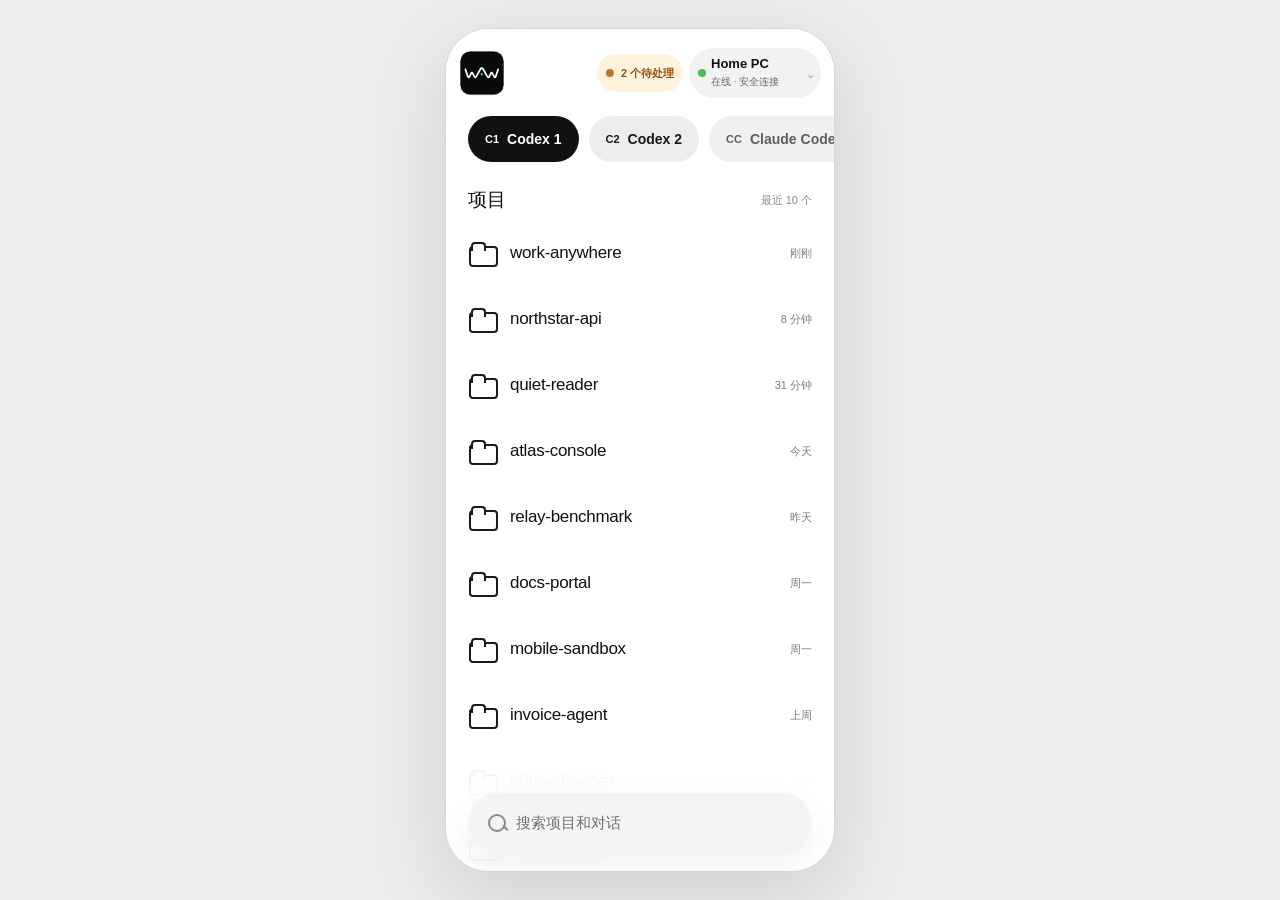
<file: designs/work-anywhere-mobile/index-v3.html>
<!doctype html>
<html lang="zh-CN">
  <head>
    <meta charset="UTF-8">
    <meta name="viewport" content="width=device-width, initial-scale=1, viewport-fit=cover">
    <meta name="apple-mobile-web-app-capable" content="yes">
    <meta name="mobile-web-app-capable" content="yes">
    <meta name="apple-mobile-web-app-status-bar-style" content="black-translucent">
    <meta name="apple-mobile-web-app-title" content="Work Anywhere">
    <link rel="apple-touch-icon" href="icon.png">
    <link rel="icon" href="waw-app-icon.svg?theme=dark">
    <title>Work Anywhere · Mobile prototype v3</title>
    <style>
      :root {
        --canvas: #18201b;
        --paper: #f4f3ed;
        --surface: #fffefa;
        --surface-2: #eceee8;
        --ink: #142019;
        --muted: #6e7a72;
        --faint: #98a29b;
        --line: #d9ded7;
        --green: #209653;
        --green-soft: #e1f2e6;
        --blue: #2864dc;
        --blue-soft: #e7efff;
        --amber: #b96721;
        --amber-soft: #faeadb;
        --red: #b7423e;
        --shadow: 0 22px 70px rgba(3, 15, 8, 0.26);
        --font: -apple-system, BlinkMacSystemFont, "SF Pro Text", "PingFang SC", "Noto Sans SC", sans-serif;
        font-family: var(--font);
      }

      * { box-sizing: border-box; }
      html, body { margin: 0; width: 100%; height: 100%; overscroll-behavior: none; }
      body { display: grid; place-items: center; background: var(--canvas); color: var(--ink); }
      button, input { font: inherit; }
      button { border: 0; cursor: pointer; color: inherit; }
      button:focus-visible, input:focus-visible { outline: 3px solid rgba(40, 100, 220, 0.32); outline-offset: 2px; }
      #app {
        width: 100vw;
        height: 100vh;
        container-type: inline-size;
        padding-top: env(safe-area-inset-top);
        padding-bottom: env(safe-area-inset-bottom);
        background: var(--paper);
        overflow: hidden;
        position: relative;
      }

      @media (min-width: 700px) {
        #app {
          width: 390px;
          height: 844px;
          border-radius: 44px;
          box-shadow: var(--shadow);
        }
      }

      .app-shell { height: 100%; display: flex; flex-direction: column; overflow: hidden; }
      .screen { height: 100%; display: flex; flex-direction: column; animation: screen-in 220ms cubic-bezier(.2,.8,.2,1) both; }
      @keyframes screen-in { from { opacity: 0; transform: translateY(7px); } to { opacity: 1; transform: translateY(0); } }

      .topbar {
        flex: 0 0 auto;
        min-height: 70px;
        padding: 17px 18px 11px;
        display: flex;
        align-items: center;
        justify-content: space-between;
        gap: 12px;
        background: rgba(244, 243, 237, 0.94);
        backdrop-filter: blur(18px);
        position: relative;
        z-index: 4;
      }
      .brand { display: flex; align-items: center; gap: 9px; min-width: 0; }
      .brand-mark { width: 31px; height: 31px; border-radius: 10px; background: var(--ink); color: white; display: grid; place-items: center; font-size: 11px; font-weight: 850; letter-spacing: -.06em; }
      .brand-copy { min-width: 0; }
      .brand-name { font-size: 15px; font-weight: 790; letter-spacing: -.025em; white-space: nowrap; }
      .brand-sub { margin-top: 2px; color: var(--muted); font-size: 10px; }

      .daemon-trigger {
        min-height: 40px;
        max-width: 178px;
        padding: 6px 9px;
        display: flex;
        align-items: center;
        gap: 7px;
        background: var(--surface);
        border: 1px solid var(--line);
        border-radius: 14px;
        box-shadow: 0 3px 10px rgba(20, 32, 25, .04);
      }
      .daemon-trigger-copy { min-width: 0; text-align: left; }
      .daemon-trigger-name { font-size: 12px; line-height: 1.15; font-weight: 780; white-space: nowrap; overflow: hidden; text-overflow: ellipsis; }
      .daemon-trigger-state { margin-top: 2px; font-size: 9px; color: var(--muted); }
      .chevron { color: var(--muted); font-size: 13px; }

      .status-mark { width: 9px; height: 9px; border-radius: 50%; flex: 0 0 auto; }
      .status-mark.online { background: var(--green); box-shadow: 0 0 0 3px var(--green-soft); }
      .status-mark.offline { background: #a7aea9; box-shadow: 0 0 0 3px #eceeeb; }
      .spinner { width: 15px; height: 15px; border: 2px solid #d5dad6; border-top-color: var(--muted); border-radius: 50%; animation: spin 800ms linear infinite; flex: 0 0 auto; }
      .spinner.run { width: 17px; height: 17px; border-color: #cfdcff; border-top-color: var(--blue); }
      @keyframes spin { to { transform: rotate(360deg); } }

      .agent-rail {
        flex: 0 0 auto;
        padding: 6px 18px 13px;
        display: flex;
        gap: 8px;
        overflow-x: auto;
        scrollbar-width: none;
        border-bottom: 1px solid rgba(217, 222, 215, .7);
      }
      .agent-rail::-webkit-scrollbar { display: none; }
      .agent-chip {
        min-height: 38px;
        padding: 6px 11px 6px 7px;
        display: flex;
        align-items: center;
        gap: 7px;
        background: transparent;
        border: 1px solid transparent;
        border-radius: 13px;
        white-space: nowrap;
        transition: 150ms ease;
      }
      .agent-chip.active { background: var(--surface); border-color: var(--line); box-shadow: 0 4px 14px rgba(20, 32, 25, .05); }
      .agent-chip:active { transform: scale(.97); }
      .agent-monogram { width: 25px; height: 25px; border-radius: 8px; display: grid; place-items: center; font-size: 9px; font-weight: 850; background: #dde4de; color: #425047; }
      .agent-chip.active .agent-monogram { background: var(--ink); color: white; }
      .agent-chip.disabled .agent-monogram { background: #ece9e2; color: #888b86; }
      .agent-label { font-size: 11px; font-weight: 720; }
      .agent-beta { color: var(--faint); font-size: 8px; font-weight: 700; letter-spacing: .06em; }

      .scroll { flex: 1; overflow-y: auto; padding: 0 18px 28px; scrollbar-width: none; overscroll-behavior-y: contain; }
      .scroll::-webkit-scrollbar { display: none; }
      .section { margin-top: 20px; }
      .section-head { min-height: 28px; display: flex; align-items: center; justify-content: space-between; gap: 12px; margin-bottom: 7px; }
      .section-title { font-size: 13px; font-weight: 820; letter-spacing: -.01em; }
      .section-note { font-size: 10px; color: var(--muted); }
      .pending-button { padding: 6px 9px; border-radius: 10px; background: var(--amber-soft); color: var(--amber); font-size: 10px; font-weight: 760; }

      .group { background: var(--surface); border: 1px solid var(--line); border-radius: 18px; overflow: hidden; }
      .row {
        width: 100%;
        min-height: 62px;
        padding: 11px 13px;
        display: flex;
        align-items: center;
        gap: 11px;
        text-align: left;
        background: var(--surface);
        border-bottom: 1px solid #e8ebe6;
        transition: background 140ms ease;
      }
      .row:last-child { border-bottom: 0; }
      .row:active { background: #f3f5f0; }
      .row-symbol { width: 34px; height: 34px; border-radius: 11px; display: grid; place-items: center; flex: 0 0 auto; background: var(--surface-2); color: #566159; font-size: 11px; font-weight: 850; }
      .row-symbol.project { position: relative; border-radius: 9px 9px 11px 11px; background: #e7e1d5; color: #685e4f; }
      .row-symbol.project::before { content: ""; position: absolute; width: 14px; height: 4px; border-radius: 3px 3px 0 0; top: -3px; left: 4px; background: #d7cbb8; }
      .row-main { min-width: 0; flex: 1; }
      .row-title { font-size: 13px; font-weight: 750; line-height: 1.25; overflow: hidden; text-overflow: ellipsis; white-space: nowrap; }
      .row-meta { margin-top: 4px; color: var(--muted); font-size: 10px; line-height: 1.3; overflow: hidden; text-overflow: ellipsis; white-space: nowrap; }
      .row-side { flex: 0 0 auto; min-width: 50px; text-align: right; display: flex; flex-direction: column; align-items: flex-end; gap: 5px; }
      .row-time { color: var(--faint); font-size: 9px; }
      .running-label { color: var(--blue); font-size: 9px; font-weight: 760; }
      .action-label { padding: 3px 6px; border-radius: 7px; color: var(--amber); background: var(--amber-soft); font-size: 8px; font-weight: 780; }
      .row-arrow { color: #9ba49d; font-size: 17px; }

      .expand-button { width: 100%; min-height: 44px; margin-top: 8px; border-radius: 13px; background: transparent; color: var(--green); font-size: 11px; font-weight: 780; }
      .expand-button:active { background: var(--green-soft); }
      .search-launcher { width: 100%; min-height: 50px; margin-top: 10px; padding: 0 14px; display: flex; align-items: center; gap: 10px; text-align: left; border-radius: 16px; background: var(--ink); color: white; }
      .search-glyph { width: 23px; height: 23px; border: 2px solid rgba(255,255,255,.7); border-radius: 50%; position: relative; flex: 0 0 auto; }
      .search-glyph::after { content: ""; width: 7px; height: 2px; background: rgba(255,255,255,.7); position: absolute; right: -5px; bottom: 1px; transform: rotate(45deg); border-radius: 2px; }
      .search-copy { flex: 1; }
      .search-title { font-size: 12px; font-weight: 740; }
      .search-sub { color: #bfc8c2; font-size: 9px; margin-top: 2px; }

      .offline-panel, .unsupported-panel { margin-top: 20px; padding: 22px 18px; border-radius: 20px; background: var(--surface); border: 1px solid var(--line); }
      .panel-kicker { font-size: 10px; color: var(--muted); font-weight: 800; letter-spacing: .12em; text-transform: uppercase; }
      .panel-title { margin-top: 10px; font-size: 21px; font-weight: 820; letter-spacing: -.035em; }
      .panel-copy { margin-top: 8px; color: var(--muted); font-size: 12px; line-height: 1.65; }
      .primary-button, .secondary-button { min-height: 46px; border-radius: 14px; font-size: 12px; font-weight: 780; }
      .primary-button { background: var(--ink); color: white; }
      .secondary-button { background: var(--surface-2); color: var(--ink); }
      .panel-actions { margin-top: 17px; display: grid; grid-template-columns: 1fr 1fr; gap: 8px; }

      .detail-bar { flex: 0 0 auto; min-height: 66px; padding: 15px 17px 10px; display: flex; align-items: center; gap: 10px; border-bottom: 1px solid var(--line); }
      .back-button { width: 38px; height: 38px; border-radius: 13px; background: var(--surface); border: 1px solid var(--line); font-size: 21px; display: grid; place-items: center; }
      .detail-heading { min-width: 0; flex: 1; }
      .detail-title { font-size: 15px; font-weight: 800; white-space: nowrap; overflow: hidden; text-overflow: ellipsis; }
      .detail-sub { margin-top: 3px; color: var(--muted); font-size: 9px; white-space: nowrap; overflow: hidden; text-overflow: ellipsis; }
      .running-pill { display: flex; align-items: center; gap: 6px; color: var(--blue); font-size: 10px; font-weight: 770; }

      .project-summary { margin: 15px 0 4px; display: grid; grid-template-columns: 1fr auto; gap: 12px; align-items: end; }
      .project-name { font-size: 23px; font-weight: 830; letter-spacing: -.04em; }
      .project-path { margin-top: 5px; font-size: 10px; color: var(--muted); }
      .project-count { font-size: 10px; color: var(--muted); }

      .timeline { flex: 1; overflow-y: auto; padding: 17px 17px 118px; scrollbar-width: none; }
      .timeline::-webkit-scrollbar { display: none; }
      .time-rule { margin: 5px 0 16px; text-align: center; color: var(--faint); font-size: 9px; }
      .bubble { max-width: 89%; margin-bottom: 12px; padding: 11px 13px; border-radius: 17px; font-size: 12px; line-height: 1.62; }
      .bubble.user { margin-left: auto; color: white; background: var(--ink); border-bottom-right-radius: 5px; }
      .bubble.agent { background: var(--surface); border: 1px solid var(--line); border-bottom-left-radius: 5px; }
      .bubble-label { margin-bottom: 5px; color: var(--muted); font-size: 9px; font-weight: 800; }
      .bubble.user .bubble-label { color: #b9c8bf; }
      .tool-block { margin-top: 9px; padding: 9px 10px; border-radius: 10px; background: #eef1ec; color: #48554c; font-family: ui-monospace, SFMono-Regular, Menlo, monospace; font-size: 10px; }
      .approval-card { margin: 2px 0 14px; padding: 13px; border-radius: 17px; background: var(--amber-soft); border: 1px solid #eccfb4; }
      .approval-kicker { color: var(--amber); font-size: 9px; font-weight: 820; letter-spacing: .04em; }
      .approval-title { margin-top: 8px; font-size: 14px; font-weight: 800; }
      .approval-copy { margin-top: 5px; color: #725a45; font-size: 11px; line-height: 1.55; }
      .approval-actions { margin-top: 12px; display: grid; grid-template-columns: 1fr 1.25fr; gap: 8px; }
      .approval-actions button { min-height: 41px; border-radius: 12px; font-size: 11px; font-weight: 800; }
      .deny { color: var(--red); background: rgba(255,255,255,.7); border: 1px solid #e9c7c1; }
      .approve { color: white; background: var(--ink); }

      .composer { position: absolute; left: 0; right: 0; bottom: 0; padding: 10px 14px calc(11px + env(safe-area-inset-bottom)); background: linear-gradient(transparent, var(--paper) 22%); }
      .composer-inner { min-height: 51px; padding: 7px 8px 7px 9px; display: flex; align-items: center; gap: 7px; background: var(--surface); border: 1px solid var(--line); border-radius: 17px; box-shadow: 0 8px 28px rgba(20,32,25,.11); }
      .composer input { flex: 1; min-width: 0; border: 0; outline: 0; background: transparent; color: var(--ink); font-size: 12px; }
      .attach-button, .send-button { width: 36px; height: 36px; border-radius: 12px; display: grid; place-items: center; font-size: 18px; }
      .attach-button { background: transparent; color: var(--muted); }
      .send-button { background: var(--green); color: white; }

      .sheet-backdrop { position: absolute; inset: 0; z-index: 20; background: rgba(10,17,13,.34); animation: fade 160ms ease both; }
      @keyframes fade { from { opacity: 0; } to { opacity: 1; } }
      .sheet { position: absolute; left: 8px; right: 8px; bottom: 8px; z-index: 21; max-height: 78%; overflow-y: auto; padding: 10px 10px calc(13px + env(safe-area-inset-bottom)); background: var(--surface); border-radius: 24px 24px 34px 34px; box-shadow: var(--shadow); animation: sheet-in 220ms cubic-bezier(.2,.8,.2,1) both; }
      @keyframes sheet-in { from { transform: translateY(28px); opacity: 0; } to { transform: translateY(0); opacity: 1; } }
      .sheet-handle { width: 34px; height: 4px; border-radius: 4px; background: #d7dcd7; margin: 2px auto 12px; }
      .sheet-title { padding: 0 7px 8px; font-size: 16px; font-weight: 820; }
      .daemon-option { width: 100%; min-height: 57px; padding: 9px 10px; display: flex; align-items: center; gap: 11px; text-align: left; border-radius: 14px; background: transparent; }
      .daemon-option.selected { background: #eef2ec; }
      .daemon-option-copy { min-width: 0; flex: 1; }
      .daemon-option-name { font-size: 13px; font-weight: 760; }
      .daemon-option-state { margin-top: 3px; font-size: 9px; color: var(--muted); }
      .check { color: var(--green); font-size: 15px; font-weight: 900; }
      .sheet-actions { margin-top: 8px; padding-top: 8px; display: grid; grid-template-columns: 1fr 1fr; gap: 7px; border-top: 1px solid var(--line); }
      .sheet-actions button { min-height: 44px; border-radius: 13px; background: #eef1ec; font-size: 11px; font-weight: 760; }

      .search-screen { position: absolute; inset: 0; z-index: 30; background: var(--paper); display: flex; flex-direction: column; animation: screen-in 180ms ease both; }
      .search-top { padding: 17px 16px 11px; display: flex; align-items: center; gap: 9px; border-bottom: 1px solid var(--line); }
      .search-field { flex: 1; min-height: 43px; padding: 0 13px; border: 1px solid var(--line); border-radius: 14px; background: var(--surface); color: var(--ink); font-size: 12px; }
      .cancel-search { min-height: 43px; padding: 0 7px; background: transparent; color: var(--green); font-size: 11px; font-weight: 780; }
      .search-results { flex: 1; overflow-y: auto; padding: 0 17px 28px; }
      .empty-search { padding: 54px 20px; text-align: center; color: var(--muted); font-size: 12px; line-height: 1.7; }

      .pair-screen { padding: 22px 20px 24px; justify-content: space-between; background: var(--paper); }
      .pair-brand { display: flex; align-items: center; gap: 9px; }
      .pair-stage { margin-top: 30px; }
      .pair-visual { height: 176px; position: relative; display: grid; place-items: center; }
      .pair-ring { width: 152px; height: 152px; border: 1px solid #ced6cf; border-radius: 50%; display: grid; place-items: center; position: relative; }
      .pair-ring::before, .pair-ring::after { content: ""; position: absolute; border: 1px solid #dde3dc; border-radius: 50%; }
      .pair-ring::before { width: 112px; height: 112px; }
      .pair-ring::after { width: 72px; height: 72px; }
      .pair-core { width: 42px; height: 42px; border-radius: 14px; background: var(--ink); color: white; display: grid; place-items: center; font-size: 11px; font-weight: 850; z-index: 1; }
      .pair-node { width: 12px; height: 12px; border-radius: 50%; background: var(--green); box-shadow: 0 0 0 5px var(--green-soft); position: absolute; right: 18px; top: 44px; }
      .pair-title { margin: 18px 0 0; font-size: 31px; line-height: 1.08; letter-spacing: -.055em; font-weight: 850; }
      .pair-copy { margin-top: 12px; max-width: 320px; color: var(--muted); font-size: 13px; line-height: 1.7; }
      .pair-actions { display: grid; gap: 9px; }
      .pair-actions button { min-height: 52px; border-radius: 16px; font-size: 12px; font-weight: 800; }
      .pair-hint { margin-top: 11px; text-align: center; color: var(--muted); font-size: 9px; line-height: 1.5; }
      .candidate { margin-top: 22px; padding: 15px; border-radius: 18px; background: var(--surface); border: 1px solid var(--line); }
      .candidate-row { padding: 10px 0; display: flex; justify-content: space-between; gap: 12px; border-bottom: 1px solid #e9ece7; font-size: 11px; }
      .candidate-row:last-child { border-bottom: 0; }
      .candidate-row span:first-child { color: var(--muted); }
      .candidate-row span:last-child { font-weight: 740; text-align: right; }

      .toast { position: absolute; z-index: 60; left: 50%; bottom: 24px; transform: translate(-50%, 12px); padding: 10px 13px; border-radius: 12px; background: var(--ink); color: white; font-size: 10px; white-space: nowrap; opacity: 0; pointer-events: none; transition: 180ms ease; }
      .toast.visible { opacity: 1; transform: translate(-50%, 0); }
      .hidden { display: none; }

      /* V3 — native, quiet, flat visual language based on the supplied references. */
      :root {
        --canvas: #ececeb;
        --paper: #ffffff;
        --surface: #ffffff;
        --surface-2: #f1f1f1;
        --ink: #111111;
        --muted: #66676b;
        --faint: #a1a1a5;
        --line: #ededed;
        --green: #47bd5c;
        --green-soft: #e8f8ec;
        --blue: #347ff3;
        --blue-soft: #e8f1ff;
        --amber: #b8792e;
        --amber-soft: #fff2df;
        --shadow: 0 24px 80px rgba(0, 0, 0, .12);
      }
      body { background: var(--canvas); }
      #app { background: var(--paper); }
      @media (min-width: 700px) {
        #app { border: 1px solid #d5d5d5; box-shadow: var(--shadow); }
      }
      .screen, .search-screen, .pair-screen { background: #fff; }
      .topbar {
        min-height: 84px;
        padding: 16px 16px 12px;
        display: flex;
        align-items: center;
        justify-content: space-between;
        background: rgba(255, 255, 255, .96);
        border: 0;
      }
      .brand-button, .back-button, .more-button {
        width: 48px;
        height: 48px;
        padding: 0;
        border-radius: 999px;
        display: grid;
        place-items: center;
        background: #fafafa;
      }
      .brand-button { overflow: visible; border-radius: 13px; background: transparent; }
      .brand-button img { width: 48px; height: 48px; display: block; object-fit: contain; }
      .brand-cluster { position: relative; z-index: 2; display: flex; align-items: center; gap: 10px; }
      .brand-wordmark { position: absolute; top: 50%; left: 58px; transform: translateY(-50%); font-size: 15px; font-weight: 680; letter-spacing: -.025em; white-space: nowrap; }
      .workspace-signal {
        min-height: 38px;
        padding: 0 13px;
        position: absolute;
        left: 50%;
        z-index: 1;
        display: flex;
        align-items: center;
        gap: 7px;
        transform: translateX(-50%);
        border-radius: 999px;
        font-size: 11px;
        font-weight: 680;
        white-space: nowrap;
      }
      .workspace-signal.pending { background: var(--amber-soft); color: #94500f; }
      .workspace-signal.running { background: var(--blue-soft); color: #2457b8; }
      .workspace-signal-dot { width: 8px; height: 8px; flex: 0 0 auto; border-radius: 50%; background: var(--amber); }
      .workspace-signal .spinner.run { width: 14px; height: 14px; border-width: 2px; }
      .app-heading { min-width: 0; text-align: center; display: grid; gap: 2px; }
      .app-heading-title { font-size: 22px; line-height: 1.05; font-weight: 680; letter-spacing: -.035em; }
      .app-heading-sub { color: var(--muted); font-size: 10px; }
      .daemon-trigger {
        width: 178px;
        min-height: 54px;
        max-width: 178px;
        margin-left: auto;
        padding: 8px 10px 8px 12px;
        border: 0;
        border-radius: 999px;
        background: #f2f2f2;
        box-shadow: none;
      }
      .daemon-trigger-name { font-size: 13px; font-weight: 690; }
      .daemon-trigger-state { color: var(--muted); font-size: 10px; }
      .daemon-trigger-copy { min-width: 0; display: flex; flex-direction: column; gap: 2px; text-align: left; }
      .chevron { margin-left: auto; color: #6d6d70; font-size: 13px; line-height: 1; }
      .status-mark { width: 8px; height: 8px; box-shadow: none !important; }
      .spinner { border-color: #d6d6d6; border-top-color: #6d6d6d; }
      .spinner.run { width: 20px; height: 20px; border-width: 2px; border-color: #dce9ff; border-top-color: var(--blue); }

      .agent-rail {
        padding: 3px 22px 18px;
        gap: 10px;
        border: 0;
        background: #fff;
      }
      .agent-chip {
        min-height: 46px;
        padding: 0 17px;
        gap: 8px;
        border: 0;
        border-radius: 999px;
        background: #ededed;
        color: #171717;
        box-shadow: none;
      }
      .agent-chip.active { background: #111; color: #fff; box-shadow: none; }
      .agent-chip.disabled { opacity: 1; color: #5e5e5e; background: #f0f0f0; }
      .agent-monogram { width: auto; height: auto; background: transparent !important; color: inherit !important; font-size: 11px; }
      .agent-label { font-size: 14px; font-weight: 650; }
      .agent-beta { color: inherit; opacity: .55; font-size: 9px; }
      @container (max-width: 420px) {
        .topbar { padding-left: 13px; padding-right: 13px; }
        .brand-button, .brand-button img { width: 46px; height: 46px; }
        .daemon-trigger { width: 132px; min-height: 50px; padding: 7px 7px 7px 9px; gap: 5px; }
        .daemon-trigger-state { max-width: 72px; overflow: hidden; text-overflow: ellipsis; white-space: nowrap; }
        .workspace-signal { max-width: 92px; padding: 0 9px; overflow: hidden; text-overflow: ellipsis; }
      }

      .scroll {
        padding: 0 22px 112px;
        background: #fff;
        scrollbar-width: thin;
        scrollbar-color: #cecece transparent;
      }
      .scroll::-webkit-scrollbar { width: 3px; }
      .scroll::-webkit-scrollbar-thumb { background: #cecece; border-radius: 99px; }
      .section { margin: 0 0 34px; }
      .section-head { min-height: 40px; margin: 0; padding: 0; align-items: center; }
      .section-title { font-size: 19px; font-weight: 560; letter-spacing: -.025em; }
      .section-note { color: #8b8b8e; font-size: 11px; }
      .group { overflow: visible; border: 0; border-radius: 0; background: transparent; box-shadow: none; }
      .row {
        width: 100%;
        min-height: 66px;
        padding: 6px 0;
        gap: 13px;
        border: 0 !important;
        background: transparent;
        text-align: left;
      }
      .row:active { transform: scale(.985); background: transparent; }
      .row-main { min-width: 0; display: flex; flex: 1; flex-direction: column; gap: 3px; }
      .row-title { font-size: 17px; line-height: 1.25; font-weight: 480; letter-spacing: -.018em; }
      .row-meta { max-width: 245px; color: #77787b; font-size: 10px; white-space: nowrap; overflow: hidden; text-overflow: ellipsis; }
      .row-side { min-width: 52px; gap: 7px; }
      .row-time { color: #7c7c80; font-size: 11px; }
      .row-arrow { color: #b3b3b3; font-size: 20px; }
      .row-symbol.project {
        width: 29px;
        height: 24px;
        flex: 0 0 29px;
        border: 0;
        border-radius: 0;
        background: transparent;
        color: transparent;
        font-size: 0;
        overflow: visible;
        position: relative;
      }
      .row-symbol.project::before {
        content: "";
        position: absolute;
        left: 1px;
        top: 5px;
        width: 25px;
        height: 17px;
        border: 2px solid #1a1a1a;
        border-radius: 4px;
        background: transparent;
      }
      .row-symbol.project::after {
        content: "";
        position: absolute;
        left: 3px;
        top: 1px;
        width: 11px;
        height: 7px;
        border: 2px solid #1a1a1a;
        border-bottom: 0;
        border-radius: 4px 4px 0 0;
        background: #fff;
      }
      .row[data-conversation] { min-height: 64px; gap: 0; }
      .row[data-conversation] .row-symbol { display: none; }
      .row[data-conversation] .row-title { font-size: 17px; }
      .row[data-conversation] .row-meta { font-size: 11px; }
      .row[data-conversation] .running-label { position: absolute; width: 1px; height: 1px; overflow: hidden; clip: rect(0,0,0,0); }
      .project-section .row-meta, .project-section .row-arrow { display: none; }
      .pending-button, .action-label {
        min-height: 28px;
        padding: 0 10px;
        border-radius: 999px;
        background: #f1f1f1;
        color: #636366;
        font-size: 10px;
        font-weight: 600;
      }
      .expand-button { min-height: 50px; margin-top: 6px; color: var(--blue); font-size: 13px; font-weight: 560; }

      .search-dock {
        position: absolute;
        z-index: 12;
        left: 0;
        right: 0;
        bottom: 0;
        padding: 13px 22px calc(18px + env(safe-area-inset-bottom));
        background: rgba(255, 255, 255, .91);
        backdrop-filter: blur(24px);
      }
      .search-launcher {
        width: 100%;
        min-height: 60px;
        padding: 0 20px;
        border: 0;
        border-radius: 999px;
        background: #f4f4f4;
        box-shadow: 0 12px 34px rgba(0,0,0,.06);
      }
      .search-glyph { width: 18px; height: 18px; border: 2px solid #8a8a8d; }
      .search-glyph::after { background: #8a8a8d; }
      .search-copy { text-align: left; }
      .search-title { color: #707074; font-size: 15px; font-weight: 480; }
      .search-sub { display: none; }

      .detail-bar {
        min-height: 88px;
        padding: 16px 20px 10px;
        display: grid;
        grid-template-columns: 56px minmax(0, 1fr) auto;
        gap: 10px;
        border: 0;
        background: rgba(255,255,255,.96);
      }
      .back-button { position: relative; border: 1px solid #eeeeee; color: transparent; font-size: 0; }
      .back-button::before { content: ""; width: 14px; height: 14px; margin-left: 5px; border-left: 2px solid #111; border-bottom: 2px solid #111; transform: rotate(45deg); }
      .detail-heading { padding: 0 2px; min-width: 0; display: flex; flex: 1; flex-direction: column; justify-content: center; gap: 3px; }
      .detail-title { font-size: 18px; font-weight: 590; }
      .detail-sub { color: #67676b; font-size: 11px; }
      .conversation-bar .detail-heading {
        min-height: 58px;
        padding: 8px 15px;
        justify-content: center;
        border-radius: 999px;
        background: #f5f5f5;
      }
      .conversation-bar .detail-title { font-size: 13px; font-weight: 680; white-space: nowrap; overflow: hidden; text-overflow: ellipsis; }
      .conversation-bar .detail-sub { white-space: nowrap; overflow: hidden; text-overflow: ellipsis; }
      .running-pill {
        width: 56px;
        height: 56px;
        min-width: 56px;
        padding: 0;
        display: grid;
        place-items: center;
        border-radius: 999px;
        background: #fafafa;
        color: transparent;
      }
      .project-summary { min-height: 76px; margin: 0; padding: 4px 0 10px; border: 0; border-radius: 0; background: transparent; }
      .project-name { font-size: 22px; font-weight: 540; letter-spacing: -.025em; }
      .project-path { margin-top: 3px; color: #6f6f73; font-size: 11px; }
      .project-count { color: #8c8c90; font-size: 11px; }
      .project-conversation-list { padding-top: 18px; }

      .timeline {
        padding: 24px 22px 118px;
        display: flex;
        flex-direction: column;
        gap: 0;
        background: #fff;
      }
      .time-rule { display: none; }
      .bubble { max-width: none; margin: 0 0 25px; padding: 0; border: 0; border-radius: 0; background: transparent; box-shadow: none; color: #171717; font-size: 16px; line-height: 1.7; }
      .bubble.user {
        align-self: flex-end;
        max-width: 82%;
        margin-top: 10px;
        padding: 17px 20px;
        border-radius: 28px;
        background: var(--blue-soft);
        color: #143663;
      }
      .bubble.agent { padding: 0; border: 0; border-radius: 0; background: transparent; box-shadow: none; }
      .bubble-label { margin-bottom: 7px; color: #8d8d91; font-size: 11px; text-transform: none; letter-spacing: 0; }
      .process-step, .command-step {
        display: flex;
        align-items: flex-start;
        gap: 10px;
        margin: 0 0 23px;
        color: #929296;
        font-size: 15px;
        line-height: 1.5;
      }
      .step-glyph { width: 18px; height: 18px; flex: 0 0 18px; margin-top: 2px; border: 2px dotted #9b9b9f; border-radius: 50%; position: relative; }
      .step-glyph::after { content: ""; position: absolute; inset: 5px; border-radius: 50%; background: #9b9b9f; }
      .command-glyph { width: 21px; height: 19px; flex: 0 0 21px; display: grid; place-items: center; border: 2px solid #a1a1a4; border-radius: 5px; font: 700 8px/1 ui-monospace, monospace; }
      .change-pill {
        align-self: center;
        margin: 0 0 24px;
        padding: 9px 15px;
        display: flex;
        gap: 12px;
        border: 1px solid #e5e5e5;
        border-radius: 999px;
        background: #fff;
        box-shadow: 0 8px 26px rgba(0,0,0,.08);
        color: #55565a;
        font-size: 11px;
      }
      .change-pill strong { color: #35a24b; }
      .change-pill b { color: #e02433; }
      .approval-card { margin: 0 0 24px; padding: 18px; border: 0; border-radius: 22px; background: #f5f5f5; box-shadow: none; }
      .approval-kicker { color: #8b8b8f; }
      .approval-title { font-size: 16px; }
      .approval-actions button { min-height: 42px; border-radius: 999px; }
      .approve { background: var(--blue); }

      .composer {
        padding: 12px 22px calc(18px + env(safe-area-inset-bottom));
        border: 0;
        background: rgba(255,255,255,.91);
        backdrop-filter: blur(24px);
      }
      .composer-inner { min-height: 60px; padding: 6px 7px 6px 15px; border: 0; border-radius: 999px; background: #f5f5f5; box-shadow: 0 12px 34px rgba(0,0,0,.06); }
      .composer input { font-size: 15px; }
      .attach-button { width: 38px; height: 38px; font-size: 31px; font-weight: 300; }
      .send-button { width: 46px; height: 46px; background: var(--blue); }
      .send-button.stop { background: #111; color: #fff; font-size: 11px; }

      .search-screen { background: #fff; }
      .search-top { min-height: 84px; padding: 16px 20px 10px; border: 0; }
      .search-field { min-height: 56px; padding: 0 20px; border: 0; border-radius: 999px; background: #f3f3f3; font-size: 15px; }
      .cancel-search { min-height: 56px; color: var(--blue); font-size: 13px; }
      .search-results { padding: 8px 22px 110px; }
      .empty-search { color: #8c8c90; font-size: 13px; }

      .sheet-backdrop { background: rgba(0,0,0,.16); backdrop-filter: blur(2px); }
      .sheet { padding: 10px 20px calc(22px + env(safe-area-inset-bottom)); border-radius: 30px 30px 0 0; background: #fff; box-shadow: 0 -20px 60px rgba(0,0,0,.12); }
      .sheet-title { padding: 11px 2px 10px; font-size: 21px; font-weight: 610; }
      .daemon-option { min-height: 64px; padding: 8px 4px; border: 0; border-radius: 0; background: transparent; }
      .daemon-option.selected { background: transparent; }
      .daemon-option-name { font-size: 16px; }
      .sheet-actions { margin-top: 8px; padding-top: 12px; border-top: 1px solid #eee; }
      .sheet-actions button { min-height: 50px; border-radius: 999px; background: #f2f2f2; }

      .offline-panel, .unsupported-panel { margin-top: 38px; padding: 6px 0; border: 0; border-radius: 0; background: #fff; box-shadow: none; }
      .panel-kicker { color: #929296; }
      .panel-title { margin-top: 9px; font-size: 29px; }
      .panel-copy { margin-top: 12px; font-size: 14px; line-height: 1.7; }
      .panel-actions { margin-top: 26px; }
      .primary-button, .secondary-button { border-radius: 999px !important; }
      .primary-button { background: var(--blue); }
      .secondary-button { background: #f2f2f2; }

      .pair-screen { padding: 24px 24px calc(24px + env(safe-area-inset-bottom)); }
      .pair-brand .brand-mark { width: 38px; height: 38px; border-radius: 13px; background: #111; }
      .pair-stage { margin-top: 40px; }
      .pair-visual { height: 152px; }
      .pair-ring { width: 132px; height: 132px; border-color: #dedede; }
      .pair-ring::before, .pair-ring::after { border-color: #ededed; }
      .pair-node { background: var(--green); box-shadow: 0 0 0 5px var(--green-soft); }
      .pair-title { margin-top: 20px; font-size: 38px; line-height: 1.04; font-weight: 670; }
      .pair-copy { color: #717175; font-size: 14px; }
      .pair-actions button { min-height: 58px; border-radius: 999px; font-size: 14px; }
      .candidate { border: 0; border-radius: 22px; background: #f5f5f5; }
      .toast { bottom: 96px; border-radius: 999px; background: #111; font-size: 11px; }

      @media (prefers-reduced-motion: reduce) {
        *, *::before, *::after { animation-duration: 1ms !important; transition-duration: 1ms !important; }
      }
    </style>
  </head>
  <body>
    <div id="app"></div>
    <script>
      const daemons = [
        { id: "home", name: "Home PC", state: "online", detail: "在线 · 安全连接" },
        { id: "studio", name: "Studio", state: "connecting", detail: "正在连接" },
        { id: "laptop", name: "Travel laptop", state: "offline", detail: "离线 · 18 分钟前" }
      ];

      const agents = [
        { id: "codex-1", name: "Codex 1", mark: "C1", supported: true },
        { id: "codex-2", name: "Codex 2", mark: "C2", supported: true },
        { id: "claude", name: "Claude Code", mark: "CC", supported: false },
        { id: "hermes", name: "Hermes", mark: "H", supported: false, navigation: "bots" },
        { id: "opencode", name: "OpenCode", mark: "O", supported: false },
        { id: "pi", name: "Pi", mark: "P", supported: false }
      ];

      const projects = [
        ["work-anywhere", "D:/CodeSpace/work-anywhere", "24 个对话 · 2 个运行中", "刚刚"],
        ["northstar-api", "D:/CodeSpace/northstar-api", "18 个对话 · 1 个运行中", "8 分钟"],
        ["quiet-reader", "D:/Labs/quiet-reader", "9 个对话", "31 分钟"],
        ["atlas-console", "D:/Client/atlas-console", "14 个对话", "今天"],
        ["relay-benchmark", "D:/Labs/relay-benchmark", "7 个对话", "昨天"],
        ["docs-portal", "D:/CodeSpace/docs-portal", "12 个对话", "周一"],
        ["mobile-sandbox", "D:/Labs/mobile-sandbox", "6 个对话", "周一"],
        ["invoice-agent", "D:/Client/invoice-agent", "11 个对话", "上周"],
        ["edge-observer", "D:/CodeSpace/edge-observer", "5 个对话", "上周"],
        ["sandbox-policy", "D:/Labs/sandbox-policy", "8 个对话", "8月28日"],
        ["command-center", "D:/Client/command-center", "16 个对话", "8月26日"],
        ["prompt-fixtures", "D:/Labs/prompt-fixtures", "4 个对话", "8月24日"],
        ["release-tools", "D:/CodeSpace/release-tools", "10 个对话", "8月20日"],
        ["timeline-kit", "D:/Labs/timeline-kit", "3 个对话", "8月18日"]
      ].map((p, index) => ({ id: `p${index + 1}`, name: p[0], path: p[1], meta: p[2], time: p[3] }));

      const conversationTitles = [
        "重做 Mobile 单工作台原型", "梳理 Agent 与 Project DTO", "修复 Relay 重连后的旧回调", "审查配对二维码安全边界", "补齐 Android Keystore 测试",
        "优化 conversation cursor 恢复", "对比 gomobile AAR 包体", "设计项目分页查询", "检查 action first-valid-wins", "重构 Desktop Provider adapter",
        "分析 Noise transport vectors", "补充 iOS 前后台恢复", "整理 APNs token rotation", "修复 Markdown renderer 链接策略", "验证 48 MiB 图片上传",
        "准备 Codex project 聚合", "添加 daemon 状态探测", "统一错误码本地化", "检查 protobuf breaking baseline", "压测 10k WSS 连接",
        "完善隐私遮罩交互", "设计 Hermes Bot capability", "清理旧 simulator 文案", "更新 release checklist", "核对 Windows installer",
        "审查 scope allowlist", "补充 project 搜索 fixture", "处理 action 推送冷启动", "复核 sequence gap 行为", "生成 threat model 清单",
        "整理本周架构决策", "验证 Desktop 多实例", "改进 timeline tool block", "修复项目排序并列", "准备真机 E2E 脚本"
      ];

      const conversations = conversationTitles.map((title, index) => ({
        id: `c${index + 1}`,
        title,
        projectId: projects[index % projects.length].id,
        project: projects[index % projects.length].name,
        time: index === 0 ? "刚刚" : index < 4 ? `${index * 3} 分钟` : index < 12 ? "今天" : index < 22 ? "昨天" : "上周",
        running: [0, 2, 6, 16].includes(index),
        action: [3, 8].includes(index)
      }));

      const state = {
        screen: "home",
        paired: true,
        pairingStep: "start",
        selectedDaemon: "home",
        selectedAgentByDaemon: { home: "codex-1", studio: "codex-2", laptop: "codex-1" },
        daemonSheet: false,
        expandedProjects: false,
        project: null,
        projectExpanded: false,
        conversation: null,
        conversationBack: "home",
        searchOpen: false,
        searchQuery: "",
        approved: false,
        sent: false,
        toast: ""
      };

      const app = document.getElementById("app");
      let searchRenderTimer = null;
      const currentDaemon = () => daemons.find((daemon) => daemon.id === state.selectedDaemon) || daemons[0];
      const currentAgent = () => agents.find((agent) => agent.id === state.selectedAgentByDaemon[state.selectedDaemon]) || agents[0];
      const escapeAttribute = (value) => String(value).replaceAll("&", "&amp;").replaceAll('"', "&quot;").replaceAll("<", "&lt;").replaceAll(">", "&gt;");
      const statusVisual = (daemon, withText = false) => {
        if (daemon.state === "connecting") return `<span class="spinner" aria-hidden="true"></span>${withText ? `<span>${daemon.detail}</span>` : ""}`;
        return `<span class="status-mark ${daemon.state}" aria-hidden="true"></span>${withText ? `<span>${daemon.detail}</span>` : ""}`;
      };

      function topbar() {
        const daemon = currentDaemon();
        const agent = currentAgent();
        const pending = daemon.state === "online" && agent.supported ? conversations.filter((conversation) => conversation.action) : [];
        const running = daemon.state === "online" && agent.supported ? conversations.filter((conversation) => conversation.running) : [];
        const signal = pending.length
          ? `<button class="workspace-signal pending" data-conversation="${pending[0].id}" aria-label="${pending.length} 个任务待处理，点击查看"><span class="workspace-signal-dot" aria-hidden="true"></span><span>${pending.length} 个待处理</span></button>`
          : running.length
            ? `<button class="workspace-signal running" data-conversation="${running[0].id}" aria-label="${running.length} 个任务运行中，点击查看"><span class="spinner run" aria-hidden="true"></span><span>${running.length} 个运行中</span></button>`
            : "";
        return `<header class="topbar">
          <div class="brand-cluster"><button class="brand-button" data-toast="Work Anywhere · 本机 Agent 控制台" aria-label="Work Anywhere"><img src="waw-app-icon.svg?theme=dark" alt=""></button>${signal ? "" : `<span class="brand-wordmark">Work Any Where</span>`}</div>
          ${signal}
          <button class="daemon-trigger" id="daemon-trigger" aria-label="当前电脑 ${daemon.name}，${daemon.detail}">
            ${statusVisual(daemon)}
            <span class="daemon-trigger-copy"><span class="daemon-trigger-name">${daemon.name}</span><span class="daemon-trigger-state">${daemon.detail}</span></span>
            <span class="chevron">⌄</span>
          </button>
        </header>`;
      }

      function agentRail() {
        const selected = currentAgent();
        return `<div class="agent-rail" aria-label="Agent 列表">${agents.map((agent) => `<button class="agent-chip ${selected.id === agent.id ? "active" : ""} ${agent.supported ? "" : "disabled"}" data-agent="${agent.id}" aria-pressed="${selected.id === agent.id}"><span class="agent-monogram">${agent.mark}</span><span class="agent-label">${agent.name}</span>${agent.supported ? "" : `<span class="agent-beta">预留</span>`}</button>`).join("")}</div>`;
      }

      function daemonSheet() {
        if (!state.daemonSheet) return "";
        return `<button class="sheet-backdrop" id="close-sheet" aria-label="关闭电脑列表"></button><section class="sheet" aria-label="选择电脑"><div class="sheet-handle"></div><div class="sheet-title">选择 Daemon</div>${daemons.map((daemon) => `<button class="daemon-option ${daemon.id === state.selectedDaemon ? "selected" : ""}" data-daemon="${daemon.id}">${statusVisual(daemon)}<span class="daemon-option-copy"><span class="daemon-option-name">${daemon.name}</span><span class="daemon-option-state">${daemon.detail}</span></span>${daemon.id === state.selectedDaemon ? `<span class="check">✓</span>` : ""}</button>`).join("")}<div class="sheet-actions"><button id="add-daemon">＋ 添加电脑</button><button id="manage-daemons">管理与设置</button></div></section>`;
      }

      function projectRows(limit) {
        return projects.slice(0, limit).map((project) => `<button class="row" data-project="${project.id}"><span class="row-symbol project">${project.name.slice(0, 1).toUpperCase()}</span><span class="row-main"><span class="row-title">${project.name}</span><span class="row-meta">${project.path} · ${project.meta}</span></span><span class="row-side"><span class="row-time">${project.time}</span><span class="row-arrow">›</span></span></button>`).join("");
      }

      function conversationRows(items) {
        return items.map((conversation) => `<button class="row" data-conversation="${conversation.id}"><span class="row-symbol">${conversation.title.slice(0, 1)}</span><span class="row-main"><span class="row-title">${conversation.title}</span><span class="row-meta">${conversation.project} · ${conversation.time}</span></span><span class="row-side">${conversation.running ? `<span class="spinner run" aria-hidden="true"></span><span class="running-label">运行中</span>` : conversation.action ? `<span class="action-label">待处理</span>` : `<span class="row-arrow">›</span>`}</span></button>`).join("");
      }

      function homeContent() {
        const daemon = currentDaemon();
        const agent = currentAgent();
        if (daemon.state === "offline") {
          return `<main class="scroll"><section class="offline-panel"><div class="panel-kicker">Daemon offline</div><div class="panel-title">电脑暂时离线</div><div class="panel-copy">Travel laptop 当前不可达。Work Anywhere 不会在离线时缓存命令，重新连接后会从电脑读取最新状态。</div><div class="panel-actions"><button class="primary-button" data-toast="正在重新探测 Travel laptop">重新连接</button><button class="secondary-button" id="offline-switch">切换电脑</button></div></section></main>`;
        }
        if (daemon.state === "connecting") {
          return `<main class="scroll"><section class="offline-panel"><div class="panel-kicker">Secure session</div><div class="panel-title">正在建立安全连接</div><div class="panel-copy">验证设备身份、协商 Noise session，并同步 Studio 上的 Agent。完成前不会开放任何写操作。</div><div class="panel-actions"><button class="primary-button" id="finish-connect">模拟连接完成</button><button class="secondary-button" id="offline-switch">切换电脑</button></div></section></main>`;
        }
        if (!agent.supported) {
          const noun = agent.navigation === "bots" ? "Bot" : "项目";
          return `<main class="scroll"><section class="unsupported-panel"><div class="panel-kicker">Provider discovered</div><div class="panel-title">${agent.name} 已发现</div><div class="panel-copy">此 Agent 已由 Daemon 发现，但 Mobile V1 优先完成 Codex。${agent.name === "Hermes" ? `Hermes 将在这里展示 ${noun} 列表，而不是复用 Codex 项目模型。` : "项目、对话与写操作尚未开放。"}</div><div class="panel-actions"><button class="primary-button" data-agent="codex-1">返回 Codex 1</button><button class="secondary-button" data-toast="已记录后续适配意向">了解</button></div></section></main>`;
        }

        const projectLimit = state.expandedProjects ? projects.length : 10;
        return `<main class="scroll" id="home-scroll">
          <section class="section project-section"><div class="section-head"><span class="section-title">项目</span><span class="section-note">最近 ${projectLimit} 个</span></div><div class="group">${projectRows(projectLimit)}</div>${projects.length > 10 ? `<button class="expand-button" id="expand-projects">${state.expandedProjects ? "收起项目" : `显示更多 · 还有 ${projects.length - 10} 个`}</button>` : ""}</section>
          <section class="section"><div class="section-head"><span class="section-title">最近对话</span><button class="pending-button" id="pending-actions">2 个待处理</button></div><div class="group">${conversationRows(conversations.slice(0, 30))}</div></section>
        </main><div class="search-dock"><button class="search-launcher" id="open-search"><span class="search-glyph" aria-hidden="true"></span><span class="search-copy"><span class="search-title">搜索项目和对话</span><span class="search-sub">当前 ${agent.name}</span></span></button></div>`;
      }

      function homeScreen() {
        return `<section class="screen" data-screen-label="工作台">${topbar()}${agentRail()}${homeContent()}${daemonSheet()}</section>`;
      }

      function projectConversations(project) {
        return Array.from({ length: 18 }, (_, index) => ({
          id: `${project.id}-c${index + 1}`,
          title: index === 0 ? `完善 ${project.name} 的 Mobile 适配` : `${project.name} · ${["审查实现边界", "补充回归测试", "整理接口契约", "修复状态恢复", "更新交付说明"][index % 5]} ${index + 1}`,
          projectId: project.id,
          project: project.name,
          time: index < 2 ? `${index * 6 + 2} 分钟` : index < 7 ? "今天" : "本周",
          running: index === 0 || index === 5,
          action: index === 3
        }));
      }

      function projectScreen() {
        const project = state.project;
        const projectItems = projectConversations(project);
        const limit = state.projectExpanded ? 18 : 15;
        return `<section class="screen" data-screen-label="项目对话列表"><header class="detail-bar project-bar"><button class="back-button" id="back-home" aria-label="返回工作台">‹</button><span class="detail-heading"><span class="detail-title">${project.name}</span><span class="detail-sub">${currentDaemon().name} · ${currentDaemon().detail}</span></span></header><main class="scroll project-conversation-list"><section class="section"><div class="section-head"><span class="section-title">对话</span><span class="section-note">最近 ${limit} 条</span></div><div class="group">${conversationRows(projectItems.slice(0, limit))}</div>${limit < projectItems.length ? `<button class="expand-button" id="more-project-conversations">显示更多 · 还有 ${projectItems.length - limit} 条</button>` : ""}</section></main></section>`;
      }

      function conversationScreen() {
        const conversation = state.conversation;
        const isRunning = conversation.running !== false;
        return `<section class="screen" data-screen-label="对话详情"><header class="detail-bar conversation-bar"><button class="back-button" id="back-list" aria-label="返回列表">‹</button><span class="detail-heading"><span class="detail-title">${conversation.title}</span><span class="detail-sub">${conversation.project} · ${currentDaemon().name}</span></span>${isRunning ? `<span class="running-pill" aria-label="运行中"><span class="spinner run" aria-hidden="true"></span></span>` : `<button class="more-button" data-toast="对话菜单">⋮</button>`}</header><main class="timeline"><div class="bubble user">但我现在没有执行调用，为啥会一直有消息？</div><div class="process-step"><span class="step-glyph"></span><span>Confirming backlog from unacknowledged messages</span></div><div class="process-step"><span class="step-glyph"></span><span>Planning connection state inspection</span></div><div class="bubble agent">如果当前确实没有调用，那么这些并不是“新业务消息”。更可能是历史积压或 Pending 重试。界面会持续展示 Desktop 返回的权威状态，不会在本地猜测任务已经结束。</div><div class="command-step"><span class="command-glyph">›_</span><span>检查 daemon event log</span></div><div class="process-step"><span class="step-glyph"></span><span>Assessing acknowledgement failure causes</span></div><div class="command-step"><span class="command-glyph">›_</span><span>同步 conversation snapshot</span></div><div class="bubble agent">当前 Daemon 仍在线。已重新读取 snapshot，并使用 sequence 恢复增量；如果检测到 gap，Mobile 会停止追加并再次同步。</div><div class="change-pill"><span>12 个文件已更改</span><strong>+428</strong><b>−31</b></div>${state.approved ? `<div class="bubble agent"><div class="bubble-label">已继续</div>确认已收到，正在继续执行。</div>` : `<section class="approval-card"><div class="approval-kicker">需要确认</div><div class="approval-title">允许更新 Mobile 交互测试？</div><div class="approval-copy">将验证 Daemon/Agent 恢复、列表数量和搜索状态。</div><div class="approval-actions"><button class="deny" id="deny-action">拒绝</button><button class="approve" id="approve-action">允许本次</button></div></section>`}</main><div class="composer"><div class="composer-inner"><button class="attach-button" data-toast="图片选择器将在正式 App 中打开" aria-label="添加图片">＋</button><input id="message-input" placeholder="在 ${currentDaemon().name} 上工作"><button class="send-button ${isRunning ? "stop" : ""}" id="send-message" aria-label="${isRunning ? "停止" : "发送"}">${isRunning ? "■" : "↑"}</button></div></div></section>`;
      }

      function searchScreen() {
        const query = state.searchQuery.trim().toLowerCase();
        const matchedProjects = query ? projects.filter((project) => `${project.name} ${project.path}`.toLowerCase().includes(query)) : [];
        const matchedConversations = query ? conversations.filter((conversation) => `${conversation.title} ${conversation.project}`.toLowerCase().includes(query)) : [];
        return `<section class="search-screen" data-screen-label="联合搜索"><header class="search-top"><input class="search-field" id="search-input" value="${escapeAttribute(state.searchQuery)}" placeholder="搜索项目和对话" autocomplete="off"><button class="cancel-search" id="close-search">取消</button></header><main class="search-results">${!query ? `<div class="empty-search">输入项目名、路径或对话标题<br>搜索当前 ${currentAgent().name} 的全部记录</div>` : `<section class="section"><div class="section-head"><span class="section-title">项目</span><span class="section-note">${matchedProjects.length} 个结果</span></div>${matchedProjects.length ? `<div class="group">${matchedProjects.map((project) => `<button class="row" data-project="${project.id}"><span class="row-symbol project">${project.name.slice(0,1).toUpperCase()}</span><span class="row-main"><span class="row-title">${project.name}</span><span class="row-meta">${project.path}</span></span><span class="row-arrow">›</span></button>`).join("")}</div>` : `<div class="section-note">没有匹配项目</div>`}</section><section class="section"><div class="section-head"><span class="section-title">对话</span><span class="section-note">${matchedConversations.length} 个结果</span></div>${matchedConversations.length ? `<div class="group">${conversationRows(matchedConversations)}</div>` : `<div class="section-note">没有匹配对话</div>`}</section>`}</main></section>`;
      }

      function pairScreen() {
        if (state.pairingStep === "candidate") {
          return `<section class="screen pair-screen" data-screen-label="确认配对"><div><div class="pair-brand"><span class="brand-mark">W·A</span><span class="brand-name">Work Anywhere</span></div><div class="pair-stage"><div class="panel-kicker">Unverified candidate</div><h1 class="pair-title">向这台电脑<br>发起连接？</h1><p class="pair-copy">二维码在电脑确认之前并不代表信任。请核对 Relay 和短指纹，再在 Desktop 上批准。</p><div class="candidate"><div class="candidate-row"><span>Relay</span><span>relay.example.com</span></div><div class="candidate-row"><span>短指纹</span><span>7C3A · 91F2</span></div><div class="candidate-row"><span>有效期</span><span>04:42</span></div></div></div></div><div class="pair-actions"><button class="primary-button" id="request-pair">向电脑发起连接</button><button class="secondary-button" id="cancel-pair">取消</button></div></section>`;
        }
        if (state.pairingStep === "waiting") {
          return `<section class="screen pair-screen" data-screen-label="等待电脑确认"><div><div class="pair-brand"><span class="brand-mark">W·A</span><span class="brand-name">Work Anywhere</span></div><div class="pair-stage"><div class="pair-visual"><div class="pair-ring"><div class="pair-core">PC</div><span class="pair-node"></span></div></div><div class="panel-kicker">Secure pairing</div><h1 class="pair-title">等待电脑确认</h1><p class="pair-copy">请在 Work Anywhere Desktop 中核对指纹并批准。配对成功后会自动进入工作台。</p></div></div><div class="pair-actions"><button class="secondary-button" id="cancel-pair">取消</button></div></section>`;
        }
        return `<section class="screen pair-screen" data-screen-label="添加配对"><div><div class="pair-brand"><span class="brand-mark">W·A</span><span class="brand-name">Work Anywhere</span></div><div class="pair-stage"><div class="pair-visual"><div class="pair-ring"><div class="pair-core">W·A</div><span class="pair-node"></span></div></div><div class="panel-kicker">Your computer, within reach</div><h1 class="pair-title">连接你的<br>第一台电脑</h1><p class="pair-copy">扫描 Desktop 生成的二维码。会话内容使用端到端加密，Relay 只负责转发密文。</p></div></div><div><div class="pair-actions"><button class="primary-button" id="scan-pair">扫描二维码</button><button class="secondary-button" id="paste-pair">粘贴配对链接</button></div><div class="pair-hint">配对必须在电脑端明确批准 · 不使用云端账号</div></div></section>`;
      }

      function managementScreen() {
        return `<section class="screen" data-screen-label="Daemon 管理"><header class="detail-bar"><button class="back-button" id="back-home" aria-label="返回工作台">‹</button><span class="detail-heading"><span class="detail-title">电脑与设置</span><span class="detail-sub">配对、通知和隐私</span></span></header><main class="scroll"><section class="section"><div class="section-head"><span class="section-title">已配对电脑</span><span class="section-note">${daemons.length} 台</span></div><div class="group">${daemons.map((daemon) => `<div class="row">${statusVisual(daemon)}<span class="row-main"><span class="row-title">${daemon.name}</span><span class="row-meta">${daemon.detail} · Noise E2EE</span></span><span class="row-arrow">›</span></div>`).join("")}</div></section><section class="section"><div class="section-head"><span class="section-title">设置</span></div><div class="group"><button class="row" data-toast="通知设置已打开"><span class="row-symbol">N</span><span class="row-main"><span class="row-title">通用通知</span><span class="row-meta">不在锁屏显示任务正文</span></span><span class="row-arrow">›</span></button><button class="row" data-toast="应用锁设置已打开"><span class="row-symbol">L</span><span class="row-main"><span class="row-title">应用锁与隐私遮罩</span><span class="row-meta">离开应用 1 分钟后锁定</span></span><span class="row-arrow">›</span></button><button class="row" id="preview-unpaired"><span class="row-symbol">P</span><span class="row-main"><span class="row-title">预览首次打开</span><span class="row-meta">临时进入无 Daemon 的添加配对界面</span></span><span class="row-arrow">›</span></button></div></section></main></section>`;
      }

      function toast() {
        return `<div class="toast ${state.toast ? "visible" : ""}">${state.toast}</div>`;
      }

      function render() {
        let content;
        if (!state.paired || state.screen === "pair") content = pairScreen();
        else if (state.screen === "project") content = projectScreen();
        else if (state.screen === "conversation") content = conversationScreen();
        else if (state.screen === "management") content = managementScreen();
        else content = homeScreen();
        app.innerHTML = `<div class="app-shell">${content}${state.searchOpen ? searchScreen() : ""}${toast()}</div>`;
        bind();
      }

      function showToast(message) {
        state.toast = message;
        render();
        window.clearTimeout(showToast.timer);
        showToast.timer = window.setTimeout(() => { state.toast = ""; render(); }, 1600);
      }

      function selectProject(id) {
        state.project = projects.find((project) => project.id === id) || projects[0];
        state.projectExpanded = false;
        state.searchOpen = false;
        state.screen = "project";
        render();
      }

      function selectConversation(id) {
        state.conversationBack = state.screen === "project" ? "project" : "home";
        const projectConversation = state.project ? projectConversations(state.project).find((conversation) => conversation.id === id) : null;
        state.conversation = conversations.find((conversation) => conversation.id === id) || projectConversation || { id, title: "项目内对话", project: state.project?.name || "work-anywhere", running: true };
        state.searchOpen = false;
        state.screen = "conversation";
        render();
      }

      function bind() {
        document.getElementById("daemon-trigger")?.addEventListener("click", () => { state.daemonSheet = true; render(); });
        document.getElementById("close-sheet")?.addEventListener("click", () => { state.daemonSheet = false; render(); });
        document.querySelectorAll("[data-daemon]").forEach((button) => button.addEventListener("click", () => {
          state.selectedDaemon = button.dataset.daemon;
          state.daemonSheet = false;
          state.screen = "home";
          render();
        }));
        document.querySelectorAll("[data-agent]").forEach((button) => button.addEventListener("click", () => {
          state.selectedAgentByDaemon[state.selectedDaemon] = button.dataset.agent;
          state.screen = "home";
          render();
        }));
        document.getElementById("expand-projects")?.addEventListener("click", () => { state.expandedProjects = !state.expandedProjects; render(); });
        document.querySelectorAll("[data-project]").forEach((button) => button.addEventListener("click", () => selectProject(button.dataset.project)));
        document.querySelectorAll("[data-conversation]").forEach((button) => button.addEventListener("click", () => selectConversation(button.dataset.conversation)));
        document.getElementById("more-project-conversations")?.addEventListener("click", () => { state.projectExpanded = true; render(); });
        document.getElementById("back-home")?.addEventListener("click", () => { state.screen = "home"; render(); });
        document.getElementById("back-list")?.addEventListener("click", () => { state.screen = state.conversationBack; render(); });
        document.getElementById("open-search")?.addEventListener("click", () => { state.searchOpen = true; state.searchQuery = ""; render(); window.setTimeout(() => document.getElementById("search-input")?.focus(), 40); });
        document.getElementById("close-search")?.addEventListener("click", () => { state.searchOpen = false; state.searchQuery = ""; render(); });
        document.getElementById("search-input")?.addEventListener("input", (event) => {
          state.searchQuery = event.target.value;
          window.clearTimeout(searchRenderTimer);
          searchRenderTimer = window.setTimeout(() => {
            render();
            const input = document.getElementById("search-input");
            input?.focus();
            input?.setSelectionRange(input.value.length, input.value.length);
          }, 160);
        });
        document.getElementById("pending-actions")?.addEventListener("click", () => selectConversation("c4"));
        document.getElementById("approve-action")?.addEventListener("click", () => { state.approved = true; showToast("已批准本次操作"); });
        document.getElementById("deny-action")?.addEventListener("click", () => showToast("已拒绝，任务保持暂停"));
        document.getElementById("send-message")?.addEventListener("click", () => {
          const input = document.getElementById("message-input");
          if (input?.value.trim()) { state.sent = true; showToast("已提交，等待电脑确认"); }
        });
        document.getElementById("offline-switch")?.addEventListener("click", () => { state.daemonSheet = true; render(); });
        document.getElementById("finish-connect")?.addEventListener("click", () => { currentDaemon().state = "online"; currentDaemon().detail = "在线 · 安全连接"; showToast("Studio 已连接"); });
        document.getElementById("add-daemon")?.addEventListener("click", () => { state.daemonSheet = false; state.screen = "pair"; state.pairingStep = "start"; render(); });
        document.getElementById("manage-daemons")?.addEventListener("click", () => { state.daemonSheet = false; state.screen = "management"; render(); });
        document.getElementById("preview-unpaired")?.addEventListener("click", () => { state.paired = false; state.screen = "pair"; state.pairingStep = "start"; render(); });
        document.getElementById("scan-pair")?.addEventListener("click", () => { state.pairingStep = "candidate"; render(); });
        document.getElementById("paste-pair")?.addEventListener("click", () => { state.pairingStep = "candidate"; render(); });
        document.getElementById("request-pair")?.addEventListener("click", () => {
          state.pairingStep = "waiting";
          render();
          window.setTimeout(() => { state.paired = true; state.pairingStep = "start"; state.screen = "home"; state.selectedDaemon = "home"; showToast("Home PC 配对成功"); }, 1500);
        });
        document.getElementById("cancel-pair")?.addEventListener("click", () => {
          if (state.paired) { state.screen = "home"; } else { state.pairingStep = "start"; }
          render();
        });
        document.querySelectorAll("[data-toast]").forEach((button) => button.addEventListener("click", () => showToast(button.dataset.toast)));
      }

      render();
    </script>
  </body>
</html>
</file>
